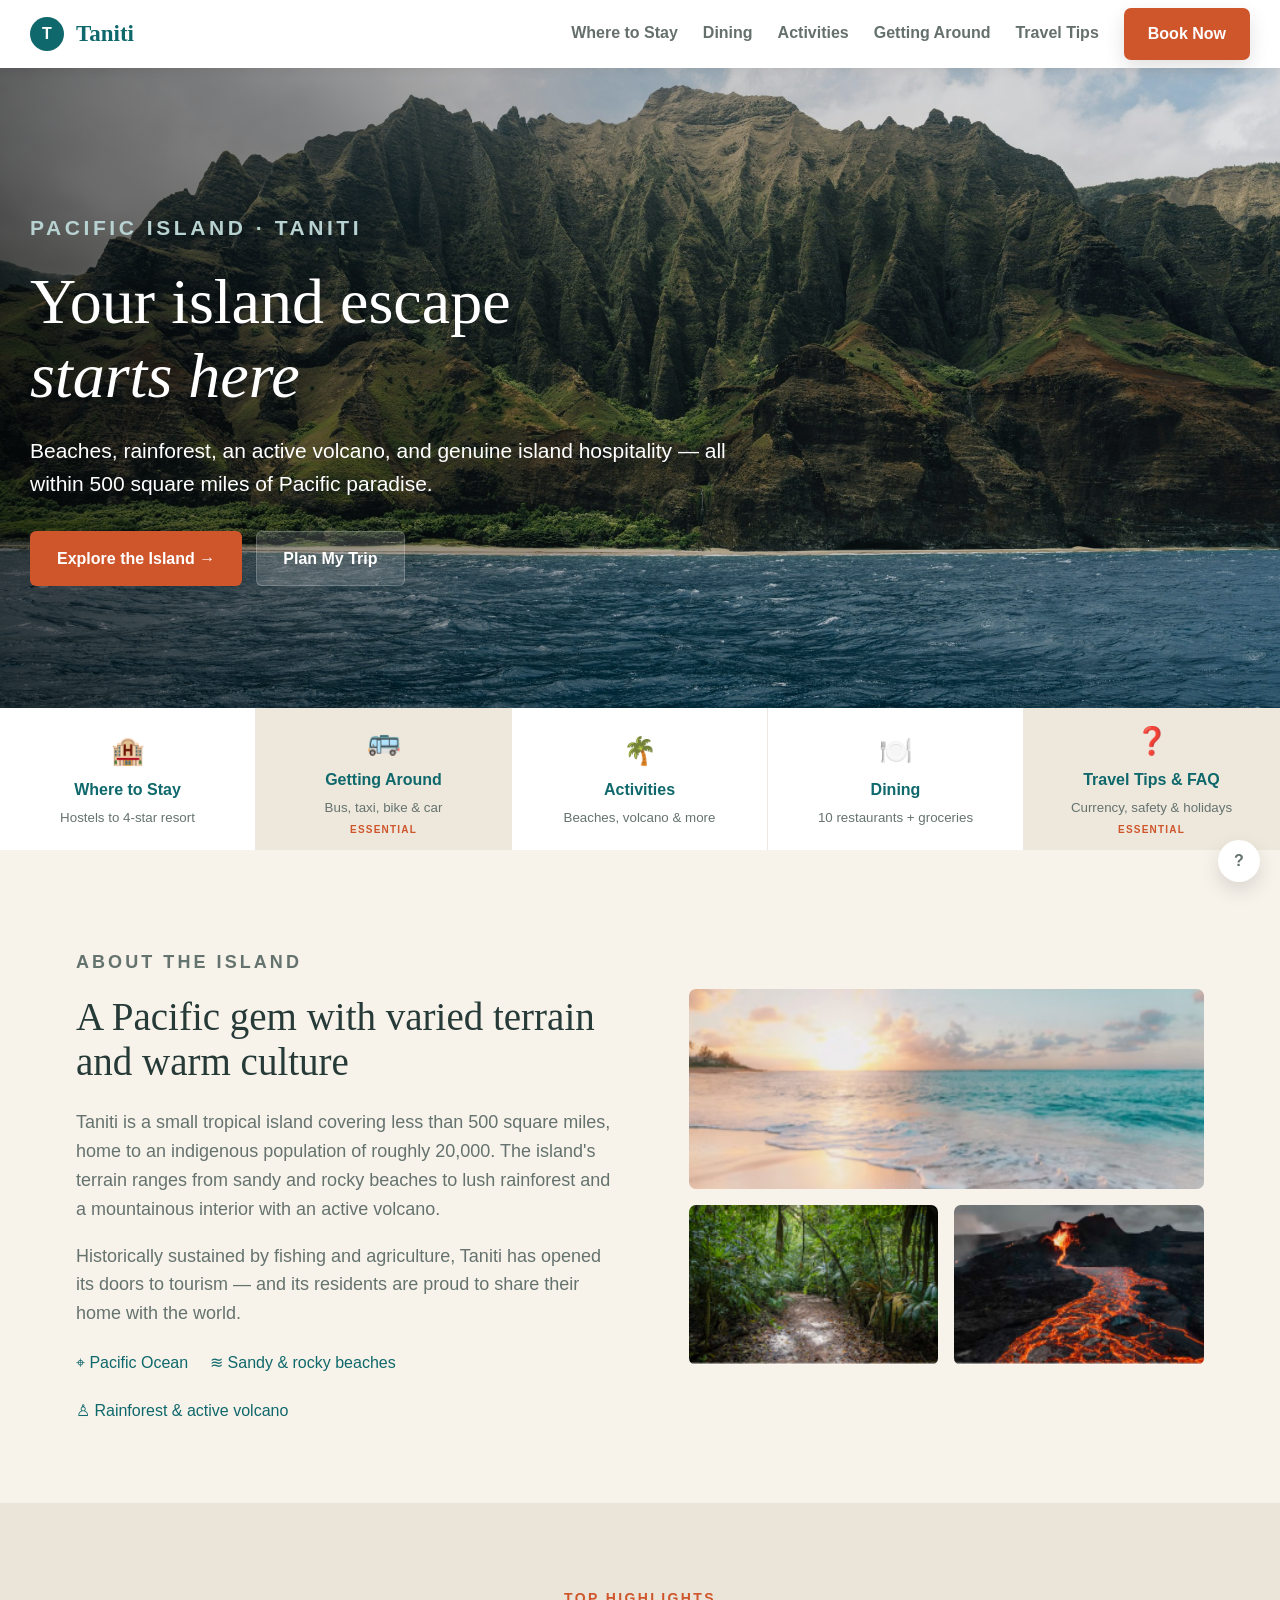
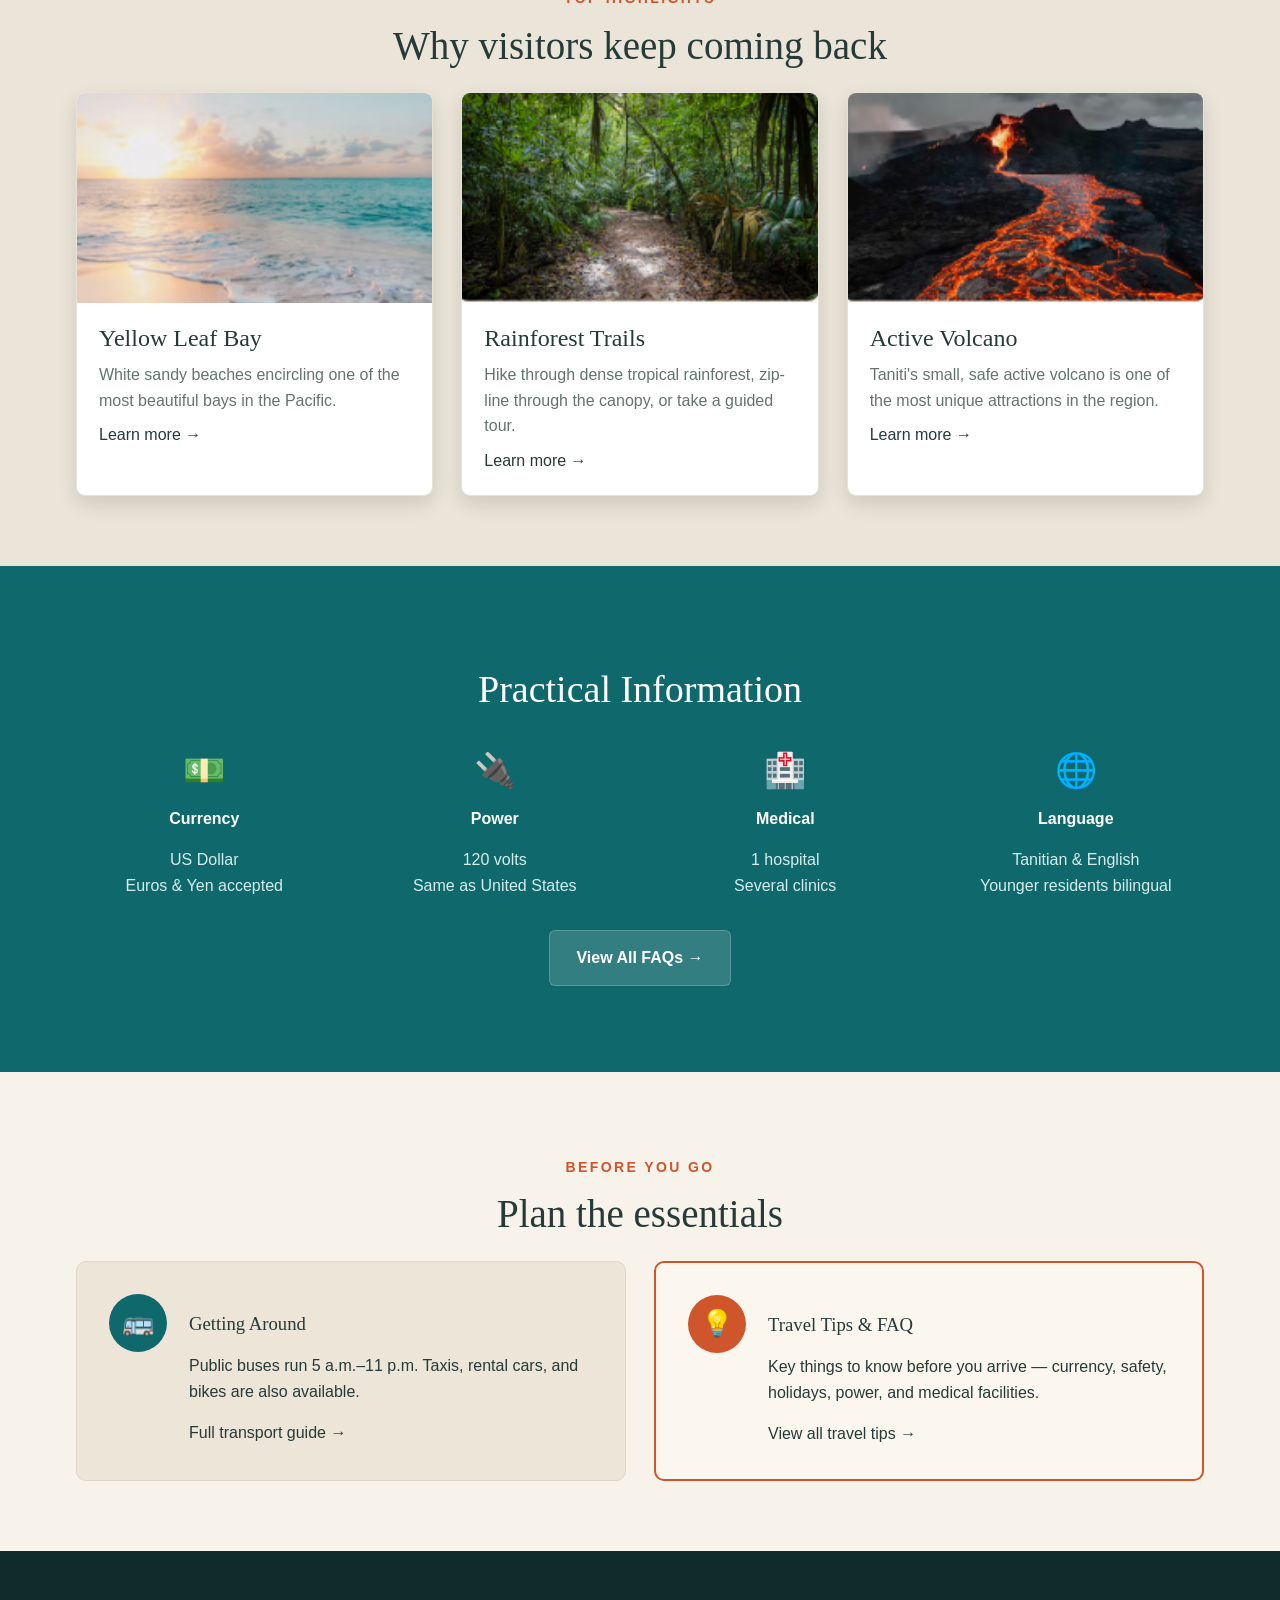
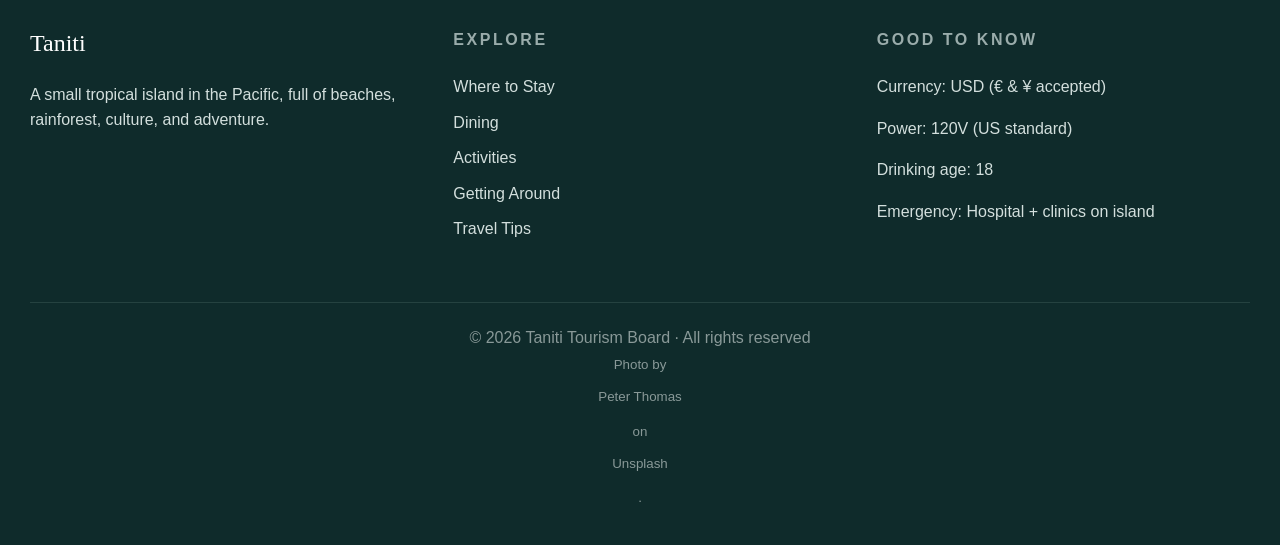
<file: index.html>
<!doctype html><html lang="en"><head><meta charset="utf-8"><meta name="viewport" content="width=device-width, initial-scale=1"><title>Taniti</title><link rel="stylesheet" href="style.css"></head><body><header class="site-header"><a class="brand" href="index.html"><span class="brand-mark">T</span><span>Taniti</span></a><button class="menu-toggle" aria-label="Open menu">☰</button><nav class="site-nav"><a class="" href="stay.html">Where to Stay</a><a class="" href="dining.html">Dining</a><a class="" href="activities.html">Activities</a><a class="" href="transport.html">Getting Around</a><a class="" href="tips.html?v=20260621">Travel Tips</a><a class="book-link " href="book.html">Book Now</a></nav></header><main><section class="hero-home"><div class="hero-content"><p class="eyebrow">Pacific Island · Taniti</p><h1>Your island escape <em>starts here</em></h1><p>Beaches, rainforest, an active volcano, and genuine island hospitality — all within 500 square miles of Pacific paradise.</p><div class="button-row"><a class="btn primary" href="activities.html">Explore the Island →</a><a class="btn secondary" href="book.html">Plan My Trip</a></div></div></section><section class="quick-links"><a class="quick-card" href="stay.html"><span>🏨</span><strong>Where to Stay</strong><small>Hostels to 4-star resort</small></a><a class="quick-card essential" href="transport.html"><span>🚌</span><strong>Getting Around</strong><small>Bus, taxi, bike & car</small><b>Essential</b></a><a class="quick-card" href="activities.html"><span>🌴</span><strong>Activities</strong><small>Beaches, volcano & more</small></a><a class="quick-card" href="dining.html"><span>🍽️</span><strong>Dining</strong><small>10 restaurants + groceries</small></a><a class="quick-card essential" href="tips.html?v=20260621"><span>❓</span><strong>Travel Tips & FAQ</strong><small>Currency, safety & holidays</small><b>Essential</b></a></section><section class="split"><div><p class="eyebrow accent">About the Island</p><h2>A Pacific gem with varied terrain and warm culture</h2><p>Taniti is a small tropical island covering less than 500 square miles, home to an indigenous population of roughly 20,000. The island's terrain ranges from sandy and rocky beaches to lush rainforest and a mountainous interior with an active volcano.</p><p>Historically sustained by fishing and agriculture, Taniti has opened its doors to tourism — and its residents are proud to share their home with the world.</p><div class="tags"><span>⌖ Pacific Ocean</span><span>≋ Sandy & rocky beaches</span><span>♙ Rainforest & active volcano</span></div></div><div class="image-grid"><img class="wide" src="assets/beach.png" alt="Beach"><img src="assets/rainforest.png" alt="Rainforest"><img src="assets/volcano.png" alt="Volcano"></div></section><section class="section alt"><div class="container"><p class="eyebrow accent center">Top Highlights</p><h2 class="section-title center">Why visitors keep coming back</h2><div class="card-grid"><article class="card"><img src="assets/beach.png"><div class="card-body"><h3>Yellow Leaf Bay</h3><p>White sandy beaches encircling one of the most beautiful bays in the Pacific.</p><a href="activities.html">Learn more →</a></div></article><article class="card"><img src="assets/rainforest.png"><div class="card-body"><h3>Rainforest Trails</h3><p>Hike through dense tropical rainforest, zip-line through the canopy, or take a guided tour.</p><a href="activities.html">Learn more →</a></div></article><article class="card"><img src="assets/volcano.png"><div class="card-body"><h3>Active Volcano</h3><p>Taniti's small, safe active volcano is one of the most unique attractions in the region.</p><a href="activities.html">Learn more →</a></div></article></div></div></section><section class="practical"><div class="container"><h2>Practical Information</h2><div class="info-grid"><div><span>💵</span><strong>Currency</strong><p>US Dollar<br>Euros & Yen accepted</p></div><div><span>🔌</span><strong>Power</strong><p>120 volts<br>Same as United States</p></div><div><span>🏥</span><strong>Medical</strong><p>1 hospital<br>Several clinics</p></div><div><span>🌐</span><strong>Language</strong><p>Tanitian & English<br>Younger residents bilingual</p></div></div><p><a class="btn secondary" href="tips.html?v=20260621">View All FAQs →</a></p></div></section><section class="section"><div class="container"><p class="eyebrow accent center">Before You Go</p><h2 class="section-title center">Plan the essentials</h2><div class="plan-grid"><article class="plan-card"><div class="icon-circle">🚌</div><div><h3>Getting Around</h3><p>Public buses run 5 a.m.–11 p.m. Taxis, rental cars, and bikes are also available.</p><a href="transport.html">Full transport guide →</a></div></article><article class="plan-card outlined"><div class="icon-circle orange-circle">💡</div><div><h3>Travel Tips & FAQ</h3><p>Key things to know before you arrive — currency, safety, holidays, power, and medical facilities.</p><a href="tips.html?v=20260621">View all travel tips →</a></div></article></div></div></section></main><footer class="site-footer"><div><h3>Taniti</h3><p>A small tropical island in the Pacific, full of beaches, rainforest, culture, and adventure.</p></div><div><h4>Explore</h4><a href="stay.html">Where to Stay</a><a href="dining.html">Dining</a><a href="activities.html">Activities</a><a href="transport.html">Getting Around</a><a href="tips.html?v=20260621">Travel Tips</a></div><div><h4>Good to Know</h4><p>Currency: USD (€ & ¥ accepted)</p><p>Power: 120V (US standard)</p><p>Drinking age: 18</p><p>Emergency: Hospital + clinics on island</p></div><div class="copyright">© 2026 Taniti Tourism Board · All rights reserved<br><small>Photo by <a href="https://unsplash.com/@lifeof_peter_?utm_source=unsplash&utm_medium=referral&utm_content=creditCopyText">Peter Thomas</a> on <a href="https://unsplash.com/photos/a-mountain-with-a-body-of-water-in-front-of-it-IG9kwm_tThI?utm_source=unsplash&utm_medium=referral&utm_content=creditCopyText">Unsplash</a>.</small></div></footer><div class="help">?</div><div class="modal"><div class="modal-box"><button class="modal-close">×</button><h2>Provider booking</h2><p>This button represents an external provider booking link in the interactive prototype.</p><button class="btn primary modal-close">Close</button></div></div><script src="script.js?v=20260621"></script></body></html>
</file>
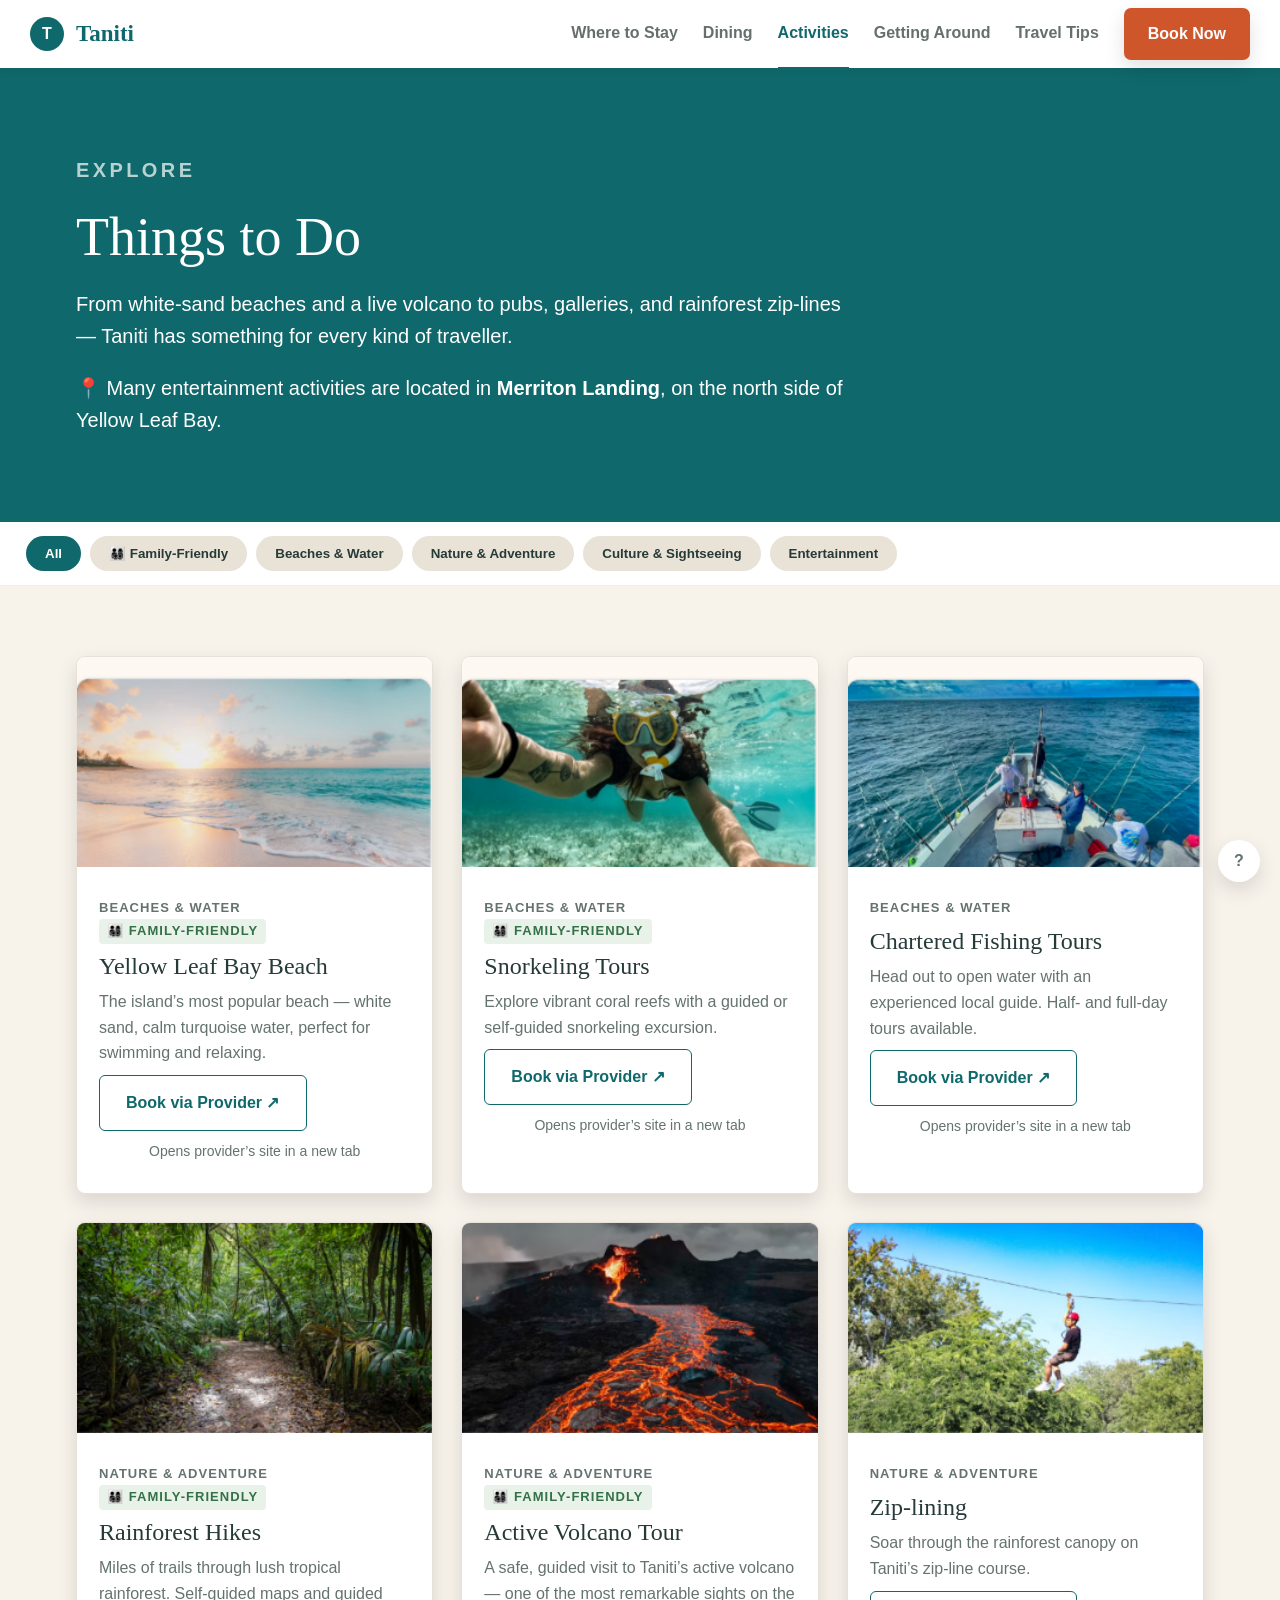
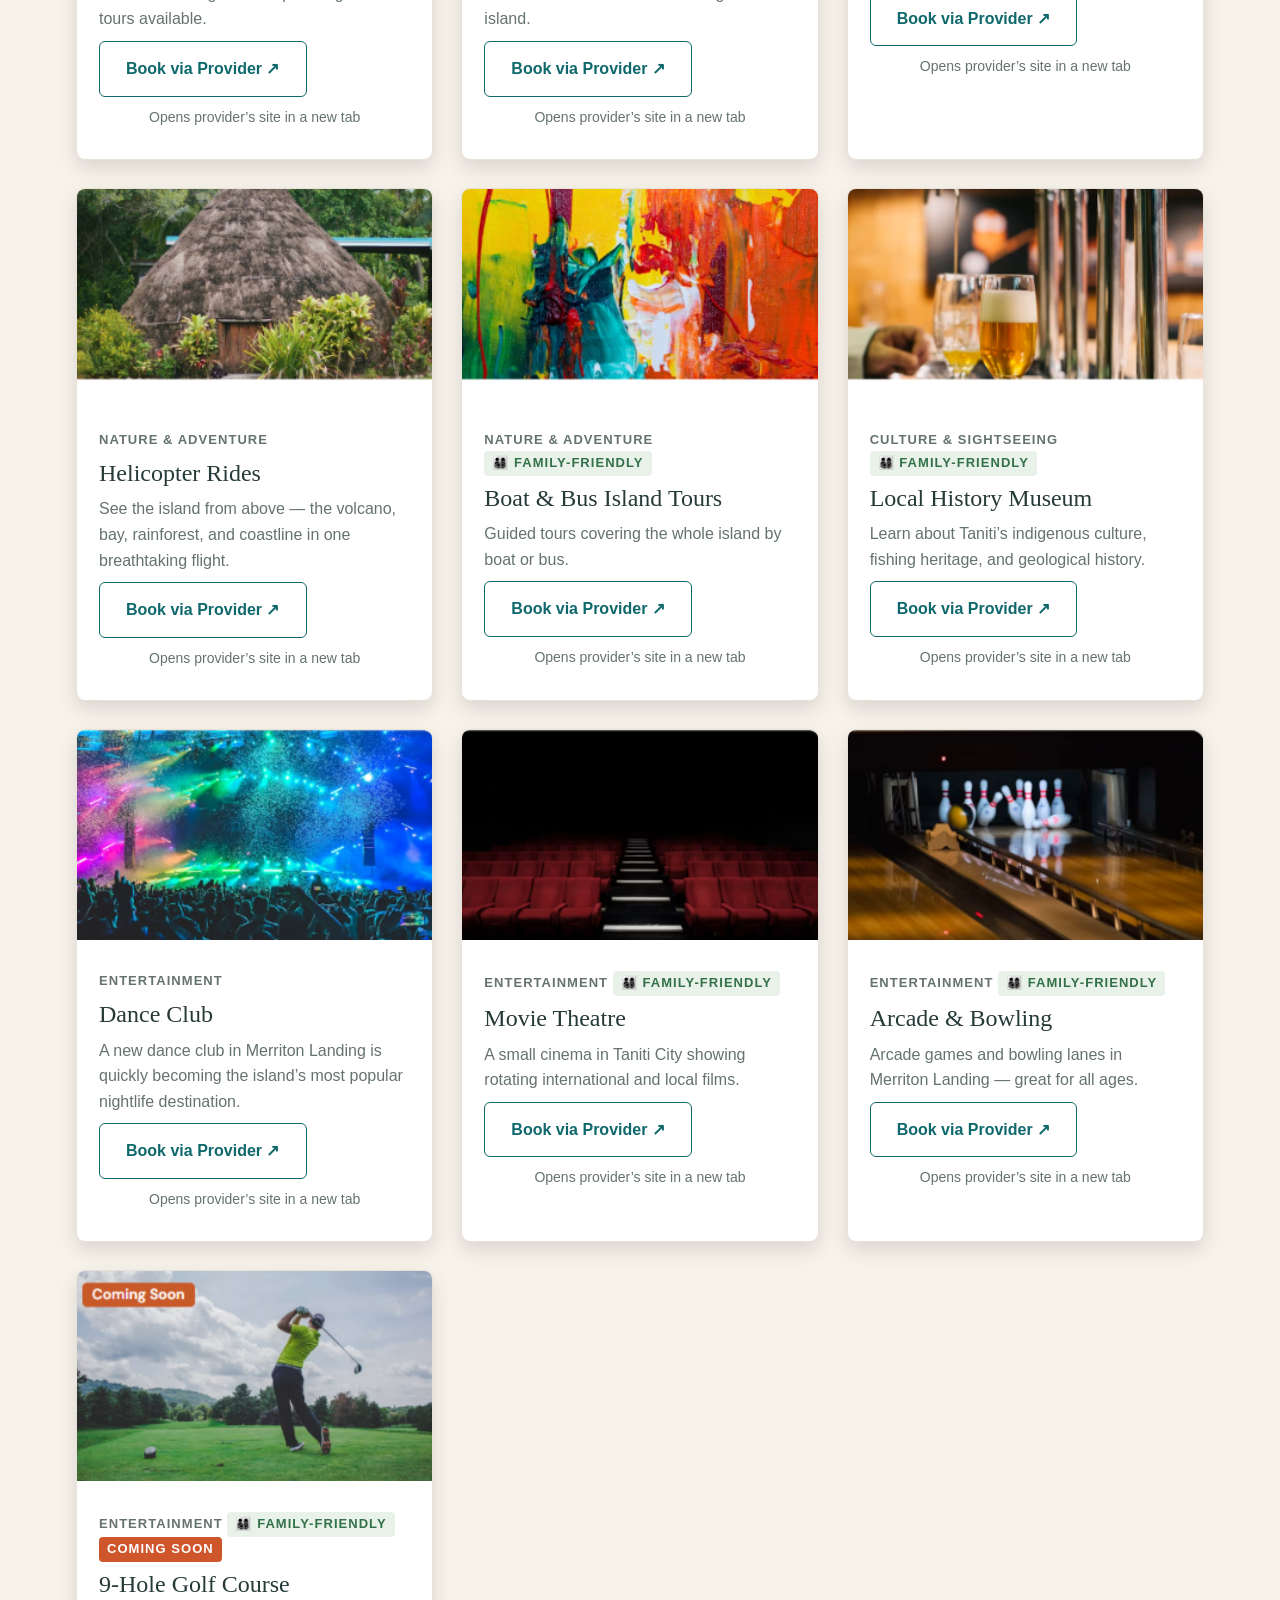
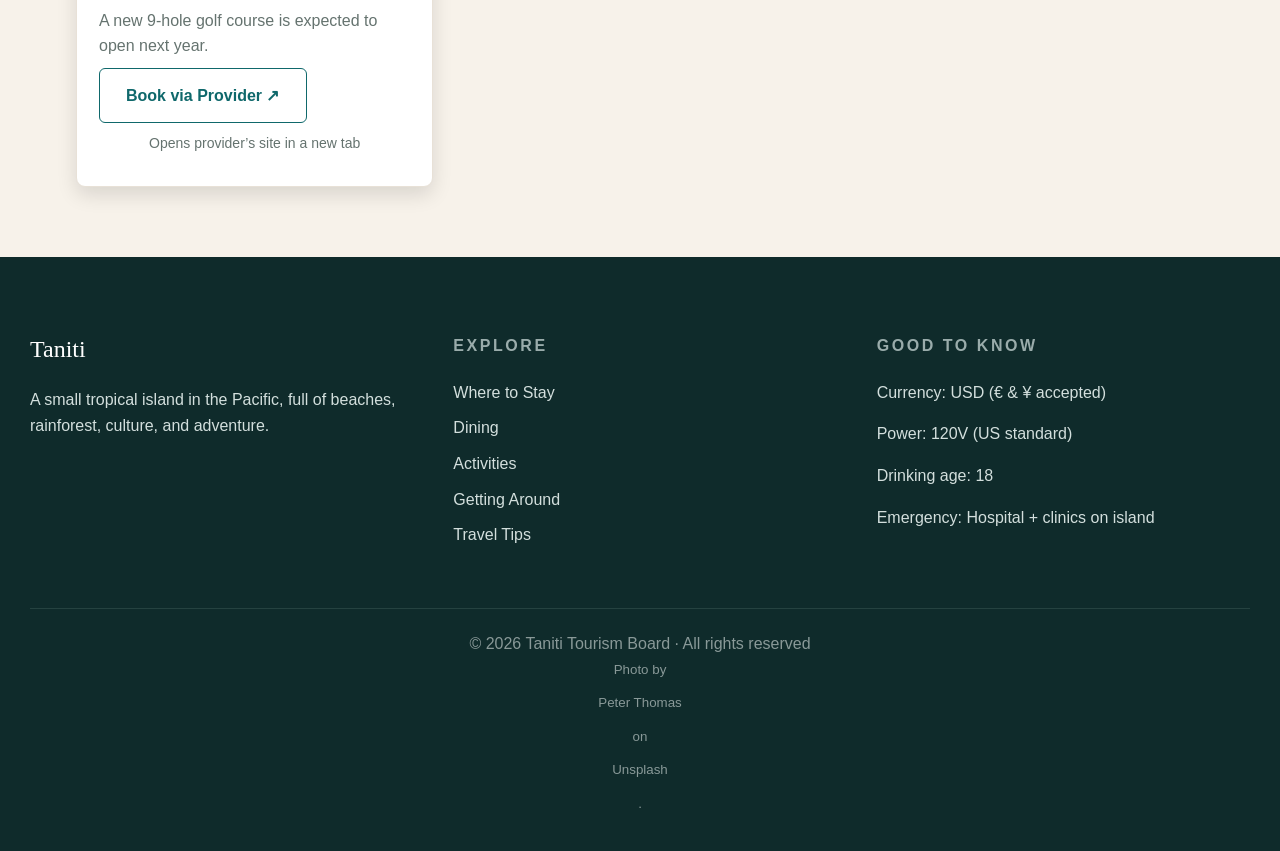
<file: activities.html>
<!doctype html><html lang="en"><head><meta charset="utf-8"><meta name="viewport" content="width=device-width, initial-scale=1"><title>Taniti</title><link rel="stylesheet" href="style.css"></head><body><header class="site-header"><a class="brand" href="index.html"><span class="brand-mark">T</span><span>Taniti</span></a><button class="menu-toggle" aria-label="Open menu">☰</button><nav class="site-nav"><a class="" href="stay.html">Where to Stay</a><a class="" href="dining.html">Dining</a><a class="active" href="activities.html">Activities</a><a class="" href="transport.html">Getting Around</a><a class="" href="tips.html?v=20260621">Travel Tips</a><a class="book-link " href="book.html">Book Now</a></nav></header><main><section class="page-hero"><div class="container"><p class="eyebrow">Explore</p><h1>Things to Do</h1><p>From white-sand beaches and a live volcano to pubs, galleries, and rainforest zip-lines — Taniti has something for every kind of traveller.</p><p>📍 Many entertainment activities are located in <b>Merriton Landing</b>, on the north side of Yellow Leaf Bay.</p></div></section><div class="filters"><button class="chip active" data-filter="all">All</button><button class="chip" data-filter="family">👨‍👩‍👧‍👦 Family-Friendly</button><button class="chip" data-filter="beach">Beaches & Water</button><button class="chip" data-filter="nature">Nature & Adventure</button><button class="chip" data-filter="culture">Culture & Sightseeing</button><button class="chip" data-filter="entertainment">Entertainment</button></div><section class="section"><div class="container"><div class="card-grid"><article class="card" data-category="beach family"><img src="assets/act-beach.png"><div class="card-body"><p class="category">Beaches & Water <span class="badge">👨‍👩‍👧‍👦 Family-friendly</span> </p><h3>Yellow Leaf Bay Beach</h3><p>The island’s most popular beach — white sand, calm turquoise water, perfect for swimming and relaxing.</p><a class="btn outline" href="#" data-modal>Book via Provider ↗</a><p class="meta center">Opens provider’s site in a new tab</p></div></article><article class="card" data-category="beach family"><img src="assets/act-snorkel.png"><div class="card-body"><p class="category">Beaches & Water <span class="badge">👨‍👩‍👧‍👦 Family-friendly</span> </p><h3>Snorkeling Tours</h3><p>Explore vibrant coral reefs with a guided or self-guided snorkeling excursion.</p><a class="btn outline" href="#" data-modal>Book via Provider ↗</a><p class="meta center">Opens provider’s site in a new tab</p></div></article><article class="card" data-category="beach"><img src="assets/act-fishing.png"><div class="card-body"><p class="category">Beaches & Water  </p><h3>Chartered Fishing Tours</h3><p>Head out to open water with an experienced local guide. Half- and full-day tours available.</p><a class="btn outline" href="#" data-modal>Book via Provider ↗</a><p class="meta center">Opens provider’s site in a new tab</p></div></article><article class="card" data-category="nature family"><img src="assets/act-rainforest.png"><div class="card-body"><p class="category">Nature & Adventure <span class="badge">👨‍👩‍👧‍👦 Family-friendly</span> </p><h3>Rainforest Hikes</h3><p>Miles of trails through lush tropical rainforest. Self-guided maps and guided tours available.</p><a class="btn outline" href="#" data-modal>Book via Provider ↗</a><p class="meta center">Opens provider’s site in a new tab</p></div></article><article class="card" data-category="nature family"><img src="assets/act-volcano.png"><div class="card-body"><p class="category">Nature & Adventure <span class="badge">👨‍👩‍👧‍👦 Family-friendly</span> </p><h3>Active Volcano Tour</h3><p>A safe, guided visit to Taniti’s active volcano — one of the most remarkable sights on the island.</p><a class="btn outline" href="#" data-modal>Book via Provider ↗</a><p class="meta center">Opens provider’s site in a new tab</p></div></article><article class="card" data-category="nature"><img src="assets/act-zipline.png"><div class="card-body"><p class="category">Nature & Adventure  </p><h3>Zip-lining</h3><p>Soar through the rainforest canopy on Taniti’s zip-line course.</p><a class="btn outline" href="#" data-modal>Book via Provider ↗</a><p class="meta center">Opens provider’s site in a new tab</p></div></article><article class="card" data-category="nature"><img src="assets/act-helicopter.png"><div class="card-body"><p class="category">Nature & Adventure  </p><h3>Helicopter Rides</h3><p>See the island from above — the volcano, bay, rainforest, and coastline in one breathtaking flight.</p><a class="btn outline" href="#" data-modal>Book via Provider ↗</a><p class="meta center">Opens provider’s site in a new tab</p></div></article><article class="card" data-category="nature family"><img src="assets/act-boat.png"><div class="card-body"><p class="category">Nature & Adventure <span class="badge">👨‍👩‍👧‍👦 Family-friendly</span> </p><h3>Boat & Bus Island Tours</h3><p>Guided tours covering the whole island by boat or bus.</p><a class="btn outline" href="#" data-modal>Book via Provider ↗</a><p class="meta center">Opens provider’s site in a new tab</p></div></article><article class="card" data-category="culture family"><img src="assets/act-museum.png"><div class="card-body"><p class="category">Culture & Sightseeing <span class="badge">👨‍👩‍👧‍👦 Family-friendly</span> </p><h3>Local History Museum</h3><p>Learn about Taniti’s indigenous culture, fishing heritage, and geological history.</p><a class="btn outline" href="#" data-modal>Book via Provider ↗</a><p class="meta center">Opens provider’s site in a new tab</p></div></article><article class="card" data-category="entertainment"><img src="assets/act-dance.png"><div class="card-body"><p class="category">Entertainment  </p><h3>Dance Club</h3><p>A new dance club in Merriton Landing is quickly becoming the island’s most popular nightlife destination.</p><a class="btn outline" href="#" data-modal>Book via Provider ↗</a><p class="meta center">Opens provider’s site in a new tab</p></div></article><article class="card" data-category="entertainment family"><img src="assets/act-movie.png"><div class="card-body"><p class="category">Entertainment <span class="badge">👨‍👩‍👧‍👦 Family-friendly</span> </p><h3>Movie Theatre</h3><p>A small cinema in Taniti City showing rotating international and local films.</p><a class="btn outline" href="#" data-modal>Book via Provider ↗</a><p class="meta center">Opens provider’s site in a new tab</p></div></article><article class="card" data-category="entertainment family"><img src="assets/act-bowling.png"><div class="card-body"><p class="category">Entertainment <span class="badge">👨‍👩‍👧‍👦 Family-friendly</span> </p><h3>Arcade & Bowling</h3><p>Arcade games and bowling lanes in Merriton Landing — great for all ages.</p><a class="btn outline" href="#" data-modal>Book via Provider ↗</a><p class="meta center">Opens provider’s site in a new tab</p></div></article><article class="card" data-category="entertainment family"><img src="assets/act-golf.png"><div class="card-body"><p class="category">Entertainment <span class="badge">👨‍👩‍👧‍👦 Family-friendly</span> <span class="badge" style="background:#cf552b;color:#fff">Coming soon</span></p><h3>9-Hole Golf Course</h3><p>A new 9-hole golf course is expected to open next year.</p><a class="btn outline" href="#" data-modal>Book via Provider ↗</a><p class="meta center">Opens provider’s site in a new tab</p></div></article></div></div></section></main><footer class="site-footer"><div><h3>Taniti</h3><p>A small tropical island in the Pacific, full of beaches, rainforest, culture, and adventure.</p></div><div><h4>Explore</h4><a href="stay.html">Where to Stay</a><a href="dining.html">Dining</a><a href="activities.html">Activities</a><a href="transport.html">Getting Around</a><a href="tips.html?v=20260621">Travel Tips</a></div><div><h4>Good to Know</h4><p>Currency: USD (€ & ¥ accepted)</p><p>Power: 120V (US standard)</p><p>Drinking age: 18</p><p>Emergency: Hospital + clinics on island</p></div><div class="copyright">© 2026 Taniti Tourism Board · All rights reserved<br><small>Photo by <a href="https://unsplash.com/@lifeof_peter_?utm_source=unsplash&utm_medium=referral&utm_content=creditCopyText">Peter Thomas</a> on <a href="https://unsplash.com/photos/a-mountain-with-a-body-of-water-in-front-of-it-IG9kwm_tThI?utm_source=unsplash&utm_medium=referral&utm_content=creditCopyText">Unsplash</a>.</small></div></footer><div class="help">?</div><div class="modal"><div class="modal-box"><button class="modal-close">×</button><h2>Provider booking</h2><p>This button represents an external provider booking link in the interactive prototype.</p><button class="btn primary modal-close">Close</button></div></div><script src="script.js?v=20260621"></script></body></html>
</file>
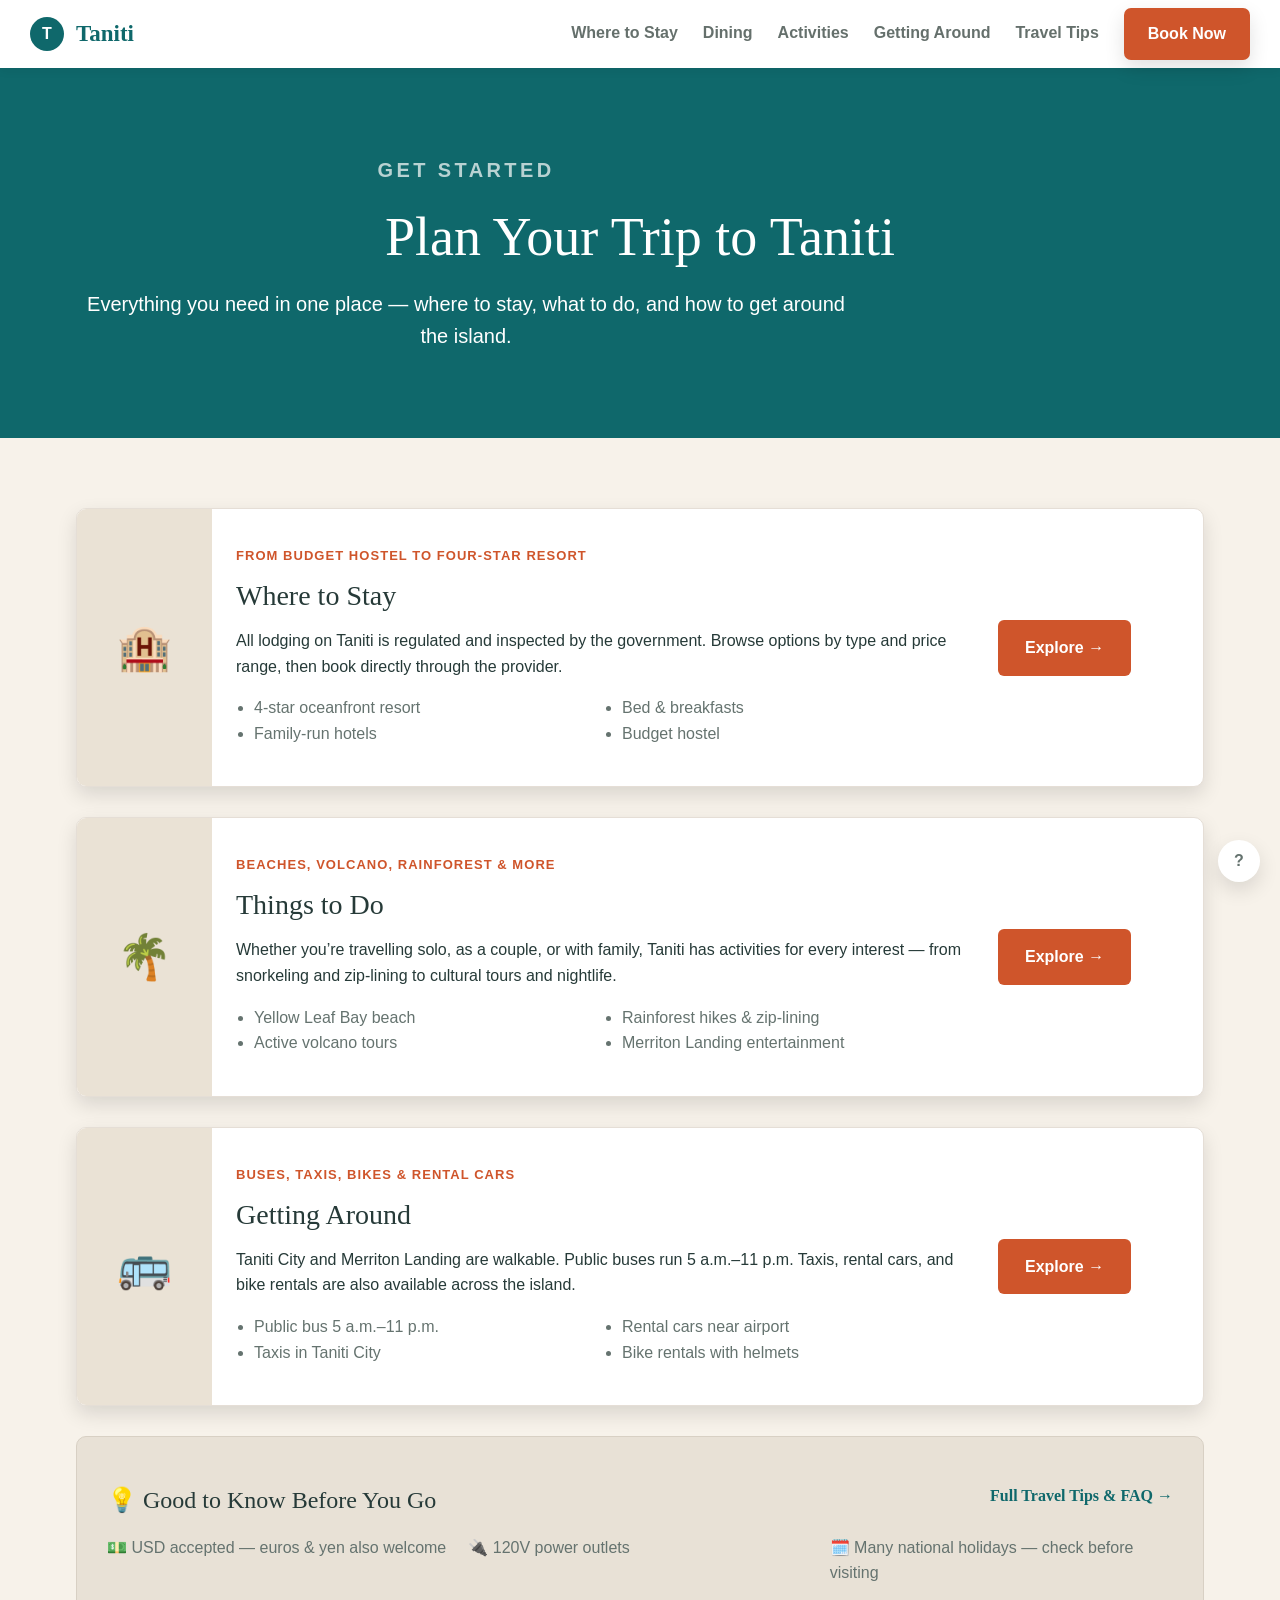
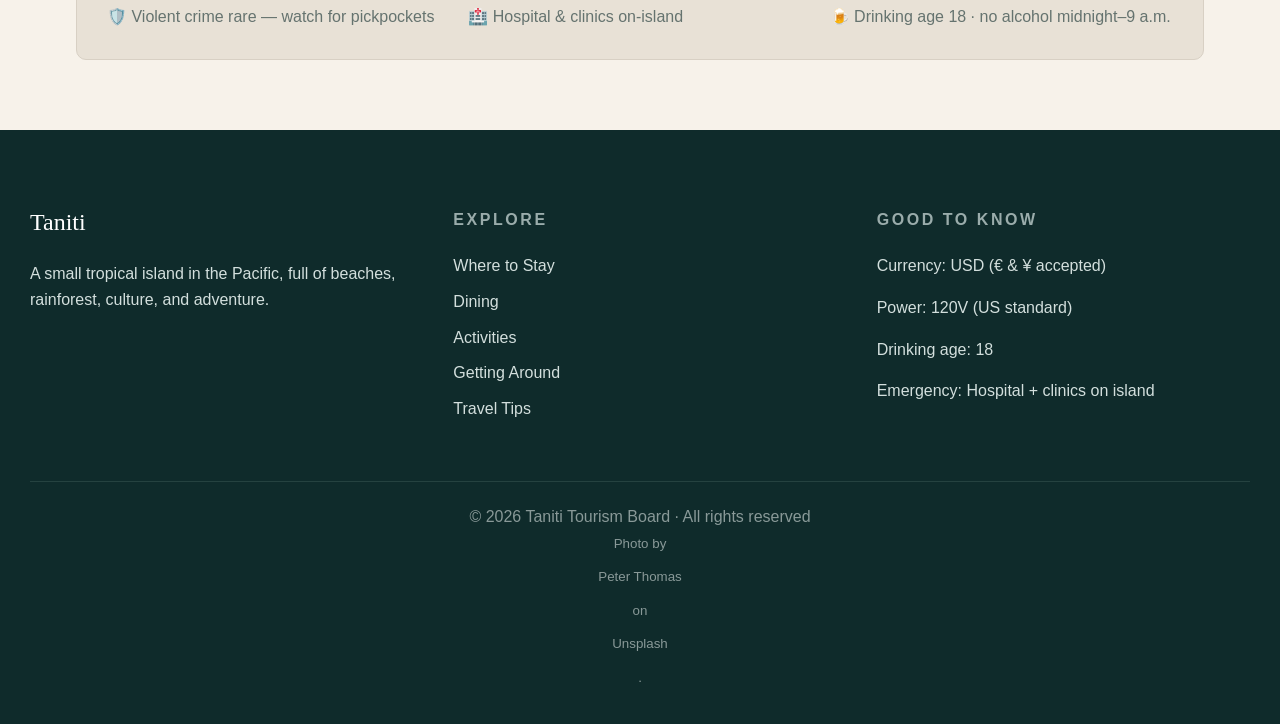
<file: book.html>
<!doctype html><html lang="en"><head><meta charset="utf-8"><meta name="viewport" content="width=device-width, initial-scale=1"><title>Taniti</title><link rel="stylesheet" href="style.css"></head><body><header class="site-header"><a class="brand" href="index.html"><span class="brand-mark">T</span><span>Taniti</span></a><button class="menu-toggle" aria-label="Open menu">☰</button><nav class="site-nav"><a class="" href="stay.html">Where to Stay</a><a class="" href="dining.html">Dining</a><a class="" href="activities.html">Activities</a><a class="" href="transport.html">Getting Around</a><a class="" href="tips.html?v=20260621">Travel Tips</a><a class="book-link active" href="book.html">Book Now</a></nav></header><main><section class="page-hero center"><div class="container"><p class="eyebrow">Get Started</p><h1>Plan Your Trip to Taniti</h1><p>Everything you need in one place — where to stay, what to do, and how to get around the island.</p></div></section><section class="section"><div class="container"><article class="book-card"><div class="book-icon">🏨</div><div class="book-body"><p class="category">From budget hostel to four-star resort</p><h2>Where to Stay</h2><p>All lodging on Taniti is regulated and inspected by the government. Browse options by type and price range, then book directly through the provider.</p><ul><li>4-star oceanfront resort</li><li>Family-run hotels</li><li>Bed & breakfasts</li><li>Budget hostel</li></ul></div><div><a class="btn primary" href="stay.html">Explore →</a></div></article><article class="book-card"><div class="book-icon">🌴</div><div class="book-body"><p class="category">Beaches, volcano, rainforest & more</p><h2>Things to Do</h2><p>Whether you’re travelling solo, as a couple, or with family, Taniti has activities for every interest — from snorkeling and zip-lining to cultural tours and nightlife.</p><ul><li>Yellow Leaf Bay beach</li><li>Active volcano tours</li><li>Rainforest hikes & zip-lining</li><li>Merriton Landing entertainment</li></ul></div><div><a class="btn primary" href="activities.html">Explore →</a></div></article><article class="book-card"><div class="book-icon">🚌</div><div class="book-body"><p class="category">Buses, taxis, bikes & rental cars</p><h2>Getting Around</h2><p>Taniti City and Merriton Landing are walkable. Public buses run 5 a.m.–11 p.m. Taxis, rental cars, and bike rentals are also available across the island.</p><ul><li>Public bus 5 a.m.–11 p.m.</li><li>Taxis in Taniti City</li><li>Rental cars near airport</li><li>Bike rentals with helmets</li></ul></div><div><a class="btn primary" href="transport.html">Explore →</a></div></article><div class="good-to-know"><h2>💡 Good to Know Before You Go <a href="tips.html?v=20260621" style="float:right;font:700 16px Segoe UI;color:var(--teal)">Full Travel Tips & FAQ →</a></h2><div class="good-grid"><div>💵 USD accepted — euros & yen also welcome</div><div>🔌 120V power outlets</div><div>🗓️ Many national holidays — check before visiting</div><div>🛡️ Violent crime rare — watch for pickpockets</div><div>🏥 Hospital & clinics on-island</div><div>🍺 Drinking age 18 · no alcohol midnight–9 a.m.</div></div></div></div></section></main><footer class="site-footer"><div><h3>Taniti</h3><p>A small tropical island in the Pacific, full of beaches, rainforest, culture, and adventure.</p></div><div><h4>Explore</h4><a href="stay.html">Where to Stay</a><a href="dining.html">Dining</a><a href="activities.html">Activities</a><a href="transport.html">Getting Around</a><a href="tips.html?v=20260621">Travel Tips</a></div><div><h4>Good to Know</h4><p>Currency: USD (€ & ¥ accepted)</p><p>Power: 120V (US standard)</p><p>Drinking age: 18</p><p>Emergency: Hospital + clinics on island</p></div><div class="copyright">© 2026 Taniti Tourism Board · All rights reserved<br><small>Photo by <a href="https://unsplash.com/@lifeof_peter_?utm_source=unsplash&utm_medium=referral&utm_content=creditCopyText">Peter Thomas</a> on <a href="https://unsplash.com/photos/a-mountain-with-a-body-of-water-in-front-of-it-IG9kwm_tThI?utm_source=unsplash&utm_medium=referral&utm_content=creditCopyText">Unsplash</a>.</small></div></footer><div class="help">?</div><div class="modal"><div class="modal-box"><button class="modal-close">×</button><h2>Provider booking</h2><p>This button represents an external provider booking link in the interactive prototype.</p><button class="btn primary modal-close">Close</button></div></div><script src="script.js?v=20260621"></script></body></html>
</file>
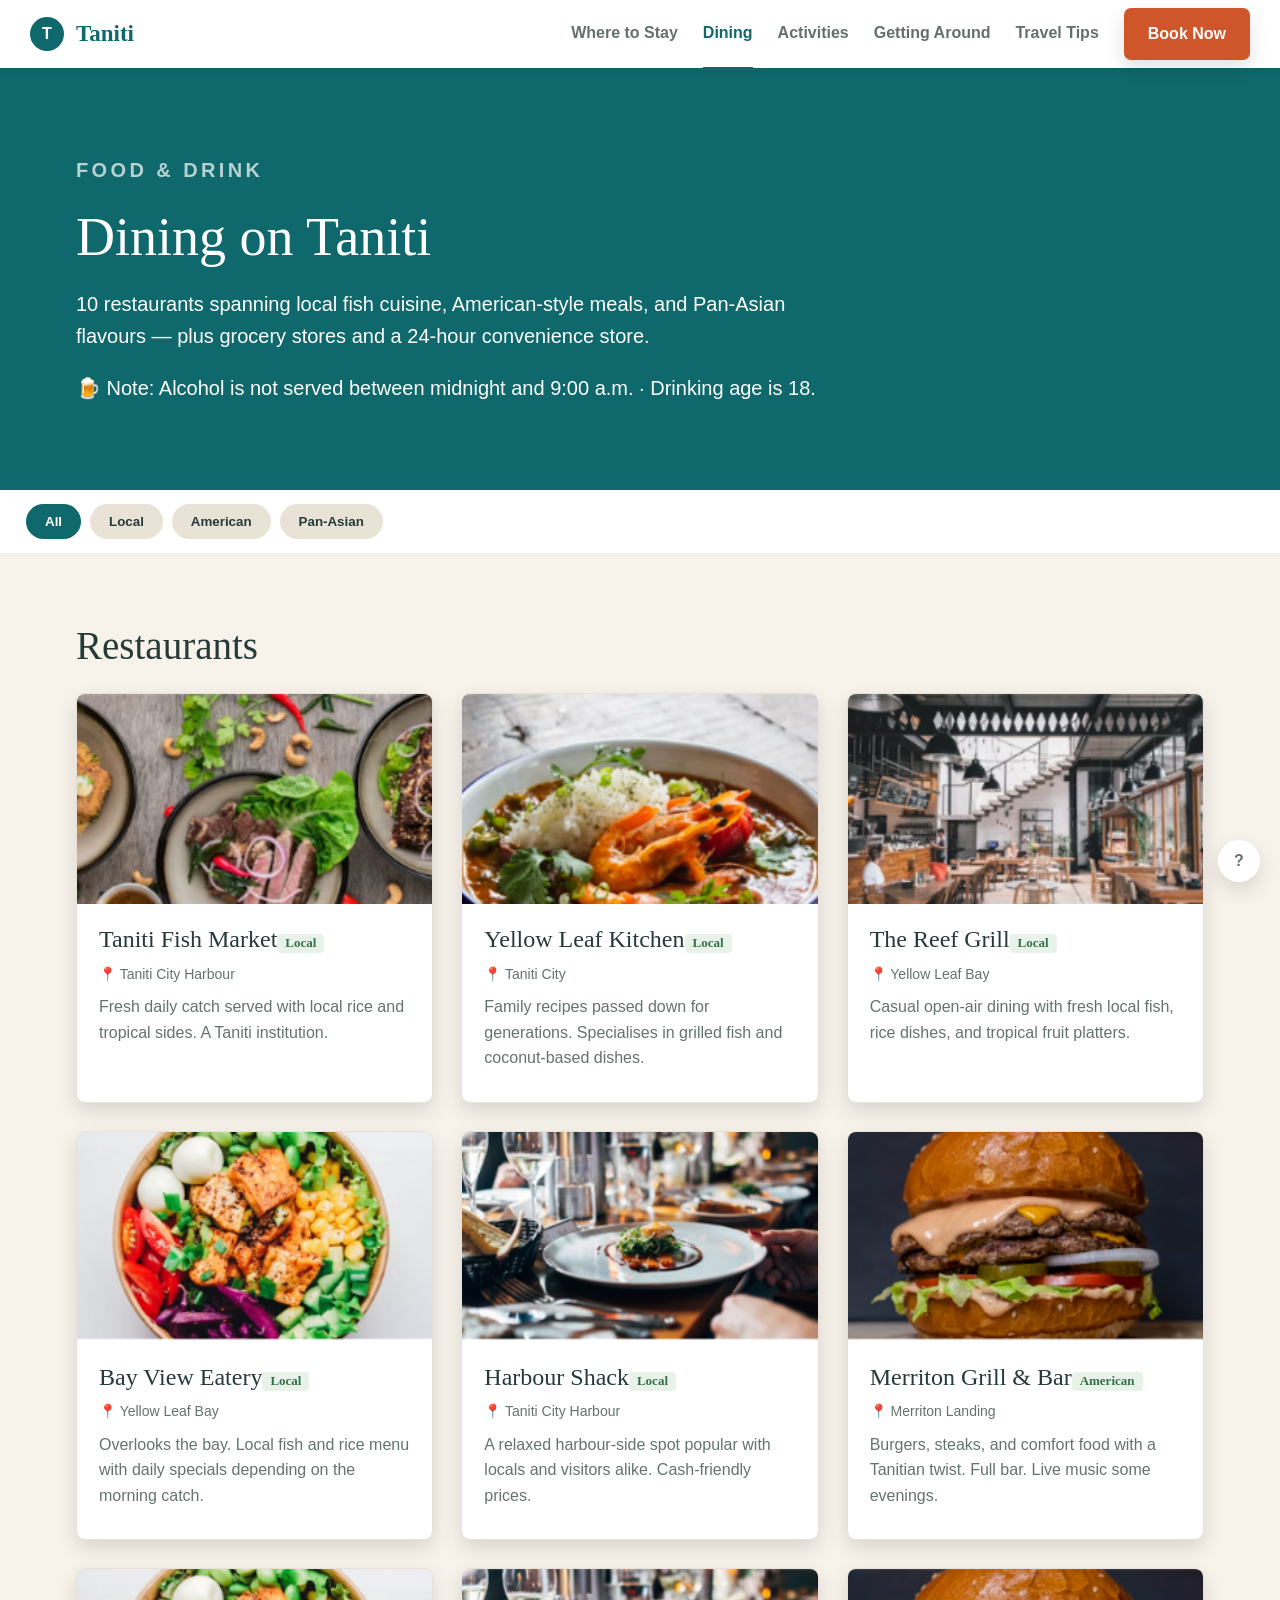
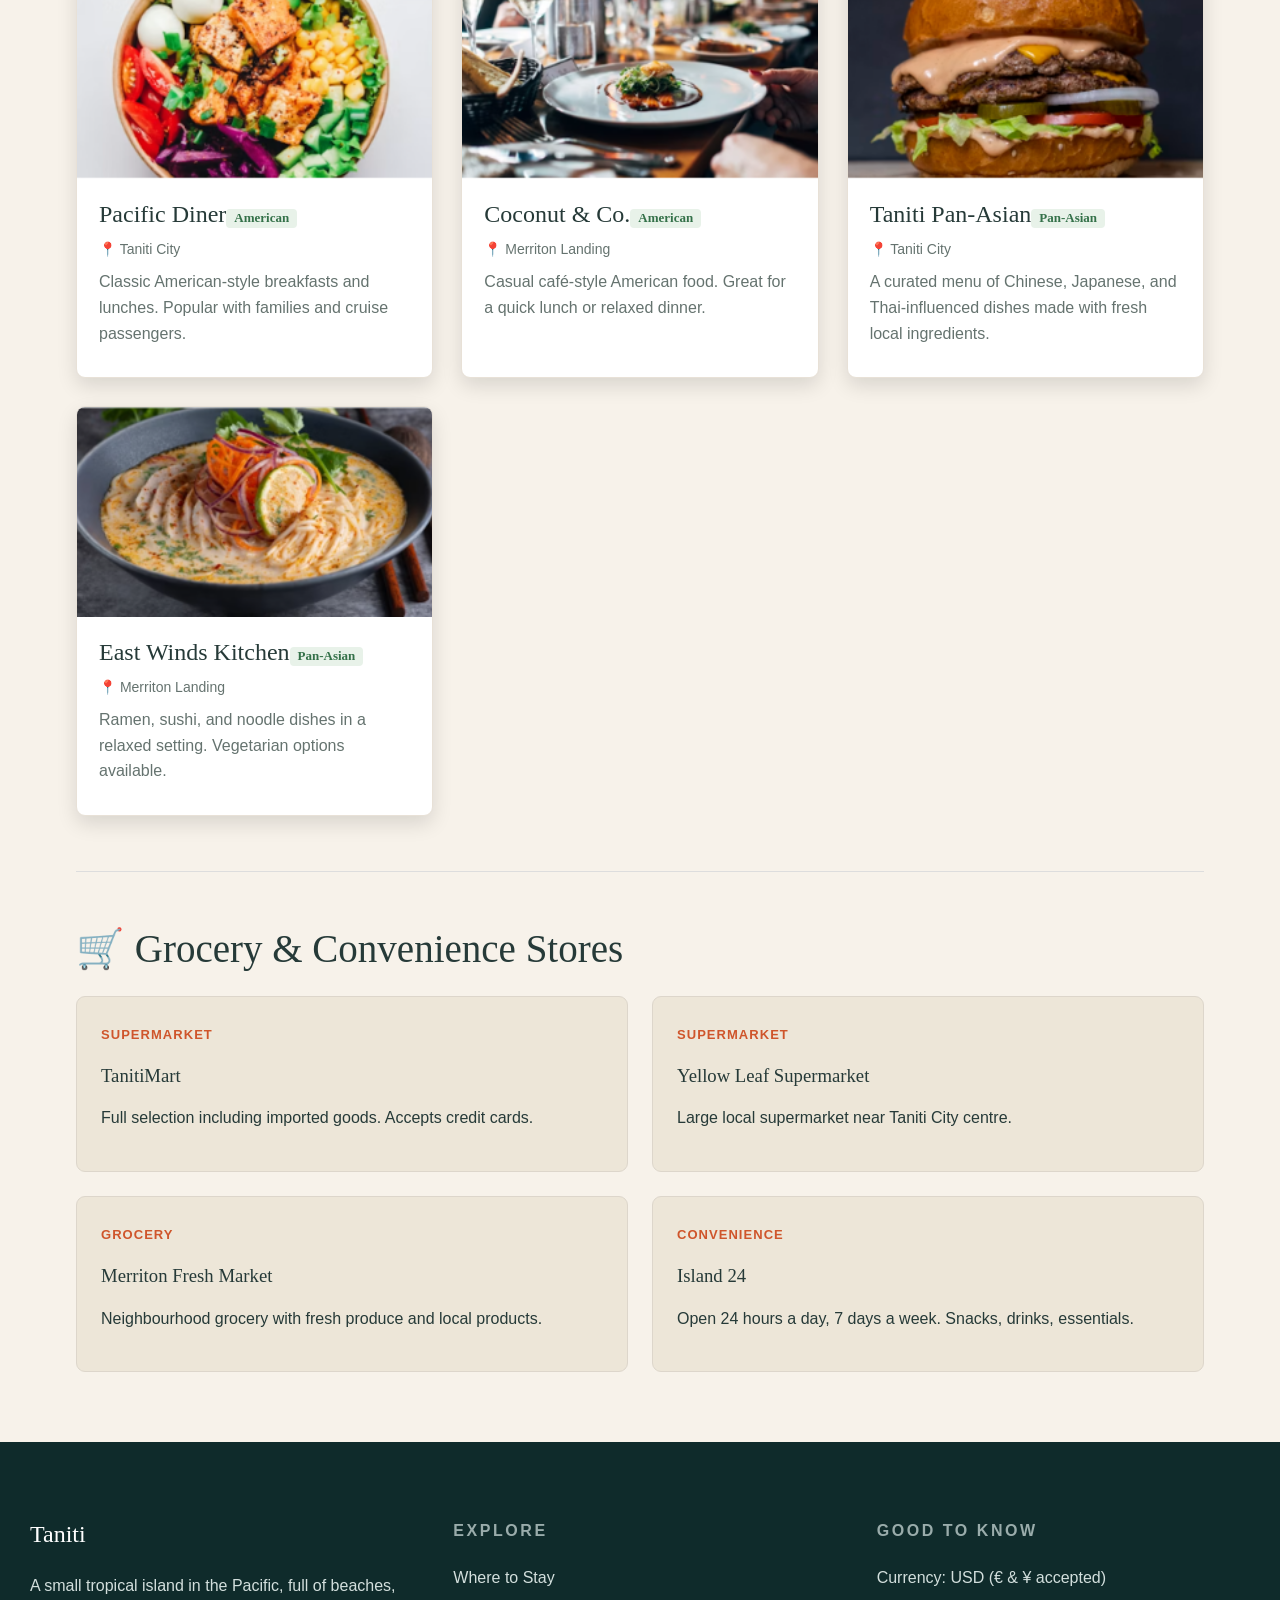
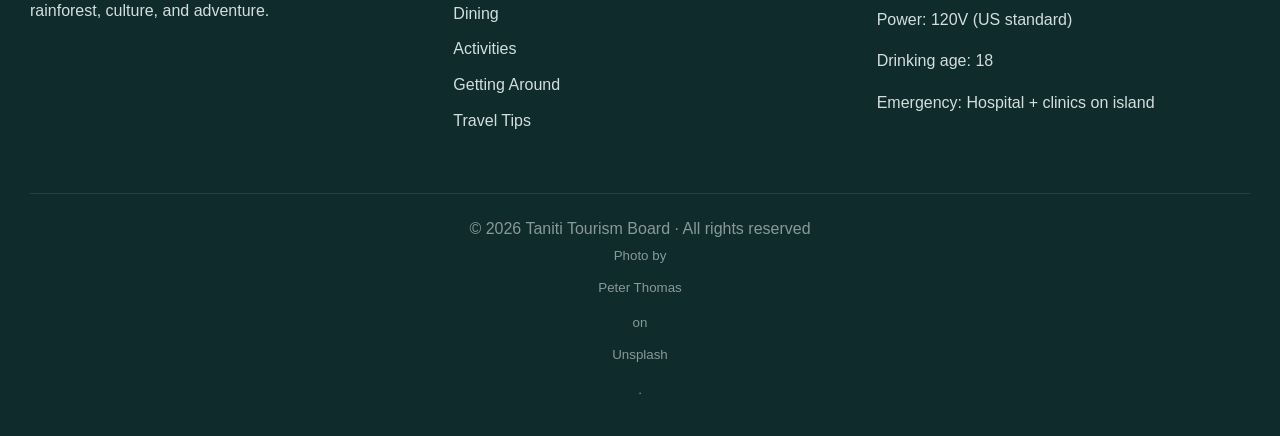
<file: dining.html>
<!doctype html><html lang="en"><head><meta charset="utf-8"><meta name="viewport" content="width=device-width, initial-scale=1"><title>Taniti</title><link rel="stylesheet" href="style.css"></head><body><header class="site-header"><a class="brand" href="index.html"><span class="brand-mark">T</span><span>Taniti</span></a><button class="menu-toggle" aria-label="Open menu">☰</button><nav class="site-nav"><a class="" href="stay.html">Where to Stay</a><a class="active" href="dining.html">Dining</a><a class="" href="activities.html">Activities</a><a class="" href="transport.html">Getting Around</a><a class="" href="tips.html?v=20260621">Travel Tips</a><a class="book-link " href="book.html">Book Now</a></nav></header><main><section class="page-hero"><div class="container"><p class="eyebrow">Food & Drink</p><h1>Dining on Taniti</h1><p>10 restaurants spanning local fish cuisine, American-style meals, and Pan-Asian flavours — plus grocery stores and a 24-hour convenience store.</p><p>🍺 Note: Alcohol is not served between midnight and 9:00 a.m. · Drinking age is 18.</p></div></section><div class="filters"><button class="chip active" data-filter="all">All</button><button class="chip" data-filter="local">Local</button><button class="chip" data-filter="american">American</button><button class="chip" data-filter="panasian">Pan-Asian</button></div><section class="section"><div class="container"><h2 class="section-title">Restaurants</h2><div class="card-grid"><article class="card" data-category="local"><img src="assets/dining-fish.png"><div class="card-body"><h3>Taniti Fish Market<span class="badge">Local</span></h3><p class="meta">📍 Taniti City Harbour</p><p>Fresh daily catch served with local rice and tropical sides. A Taniti institution.</p></div></article><article class="card" data-category="local"><img src="assets/dining-kitchen.png"><div class="card-body"><h3>Yellow Leaf Kitchen<span class="badge">Local</span></h3><p class="meta">📍 Taniti City</p><p>Family recipes passed down for generations. Specialises in grilled fish and coconut-based dishes.</p></div></article><article class="card" data-category="local"><img src="assets/dining-reef.png"><div class="card-body"><h3>The Reef Grill<span class="badge">Local</span></h3><p class="meta">📍 Yellow Leaf Bay</p><p>Casual open-air dining with fresh local fish, rice dishes, and tropical fruit platters.</p></div></article><article class="card" data-category="local"><img src="assets/dining-bowl.png"><div class="card-body"><h3>Bay View Eatery<span class="badge">Local</span></h3><p class="meta">📍 Yellow Leaf Bay</p><p>Overlooks the bay. Local fish and rice menu with daily specials depending on the morning catch.</p></div></article><article class="card" data-category="local"><img src="assets/dining-harbour.png"><div class="card-body"><h3>Harbour Shack<span class="badge">Local</span></h3><p class="meta">📍 Taniti City Harbour</p><p>A relaxed harbour-side spot popular with locals and visitors alike. Cash-friendly prices.</p></div></article><article class="card" data-category="american"><img src="assets/dining-burger.png"><div class="card-body"><h3>Merriton Grill & Bar<span class="badge">American</span></h3><p class="meta">📍 Merriton Landing</p><p>Burgers, steaks, and comfort food with a Tanitian twist. Full bar. Live music some evenings.</p></div></article><article class="card" data-category="american"><img src="assets/dining-diner.png"><div class="card-body"><h3>Pacific Diner<span class="badge">American</span></h3><p class="meta">📍 Taniti City</p><p>Classic American-style breakfasts and lunches. Popular with families and cruise passengers.</p></div></article><article class="card" data-category="american"><img src="assets/dining-coconut.png"><div class="card-body"><h3>Coconut & Co.<span class="badge">American</span></h3><p class="meta">📍 Merriton Landing</p><p>Casual café-style American food. Great for a quick lunch or relaxed dinner.</p></div></article><article class="card" data-category="panasian"><img src="assets/dining-panasian.png"><div class="card-body"><h3>Taniti Pan-Asian<span class="badge">Pan-Asian</span></h3><p class="meta">📍 Taniti City</p><p>A curated menu of Chinese, Japanese, and Thai-influenced dishes made with fresh local ingredients.</p></div></article><article class="card" data-category="panasian"><img src="assets/dining-eastwinds.png"><div class="card-body"><h3>East Winds Kitchen<span class="badge">Pan-Asian</span></h3><p class="meta">📍 Merriton Landing</p><p>Ramen, sushi, and noodle dishes in a relaxed setting. Vegetarian options available.</p></div></article></div><hr style="margin:55px 0;border:0;border-top:1px solid #ddd"><h2 class="section-title">🛒 Grocery & Convenience Stores</h2><div class="mini-card-grid"><div class="mini-card"><b class="category">Supermarket</b><h3>TanitiMart</h3><p>Full selection including imported goods. Accepts credit cards.</p></div><div class="mini-card"><b class="category">Supermarket</b><h3>Yellow Leaf Supermarket</h3><p>Large local supermarket near Taniti City centre.</p></div><div class="mini-card"><b class="category">Grocery</b><h3>Merriton Fresh Market</h3><p>Neighbourhood grocery with fresh produce and local products.</p></div><div class="mini-card"><b class="category">Convenience</b><h3>Island 24</h3><p>Open 24 hours a day, 7 days a week. Snacks, drinks, essentials.</p></div></div></div></section></main><footer class="site-footer"><div><h3>Taniti</h3><p>A small tropical island in the Pacific, full of beaches, rainforest, culture, and adventure.</p></div><div><h4>Explore</h4><a href="stay.html">Where to Stay</a><a href="dining.html">Dining</a><a href="activities.html">Activities</a><a href="transport.html">Getting Around</a><a href="tips.html?v=20260621">Travel Tips</a></div><div><h4>Good to Know</h4><p>Currency: USD (€ & ¥ accepted)</p><p>Power: 120V (US standard)</p><p>Drinking age: 18</p><p>Emergency: Hospital + clinics on island</p></div><div class="copyright">© 2026 Taniti Tourism Board · All rights reserved<br><small>Photo by <a href="https://unsplash.com/@lifeof_peter_?utm_source=unsplash&utm_medium=referral&utm_content=creditCopyText">Peter Thomas</a> on <a href="https://unsplash.com/photos/a-mountain-with-a-body-of-water-in-front-of-it-IG9kwm_tThI?utm_source=unsplash&utm_medium=referral&utm_content=creditCopyText">Unsplash</a>.</small></div></footer><div class="help">?</div><div class="modal"><div class="modal-box"><button class="modal-close">×</button><h2>Provider booking</h2><p>This button represents an external provider booking link in the interactive prototype.</p><button class="btn primary modal-close">Close</button></div></div><script src="script.js?v=20260621"></script></body></html>
</file>
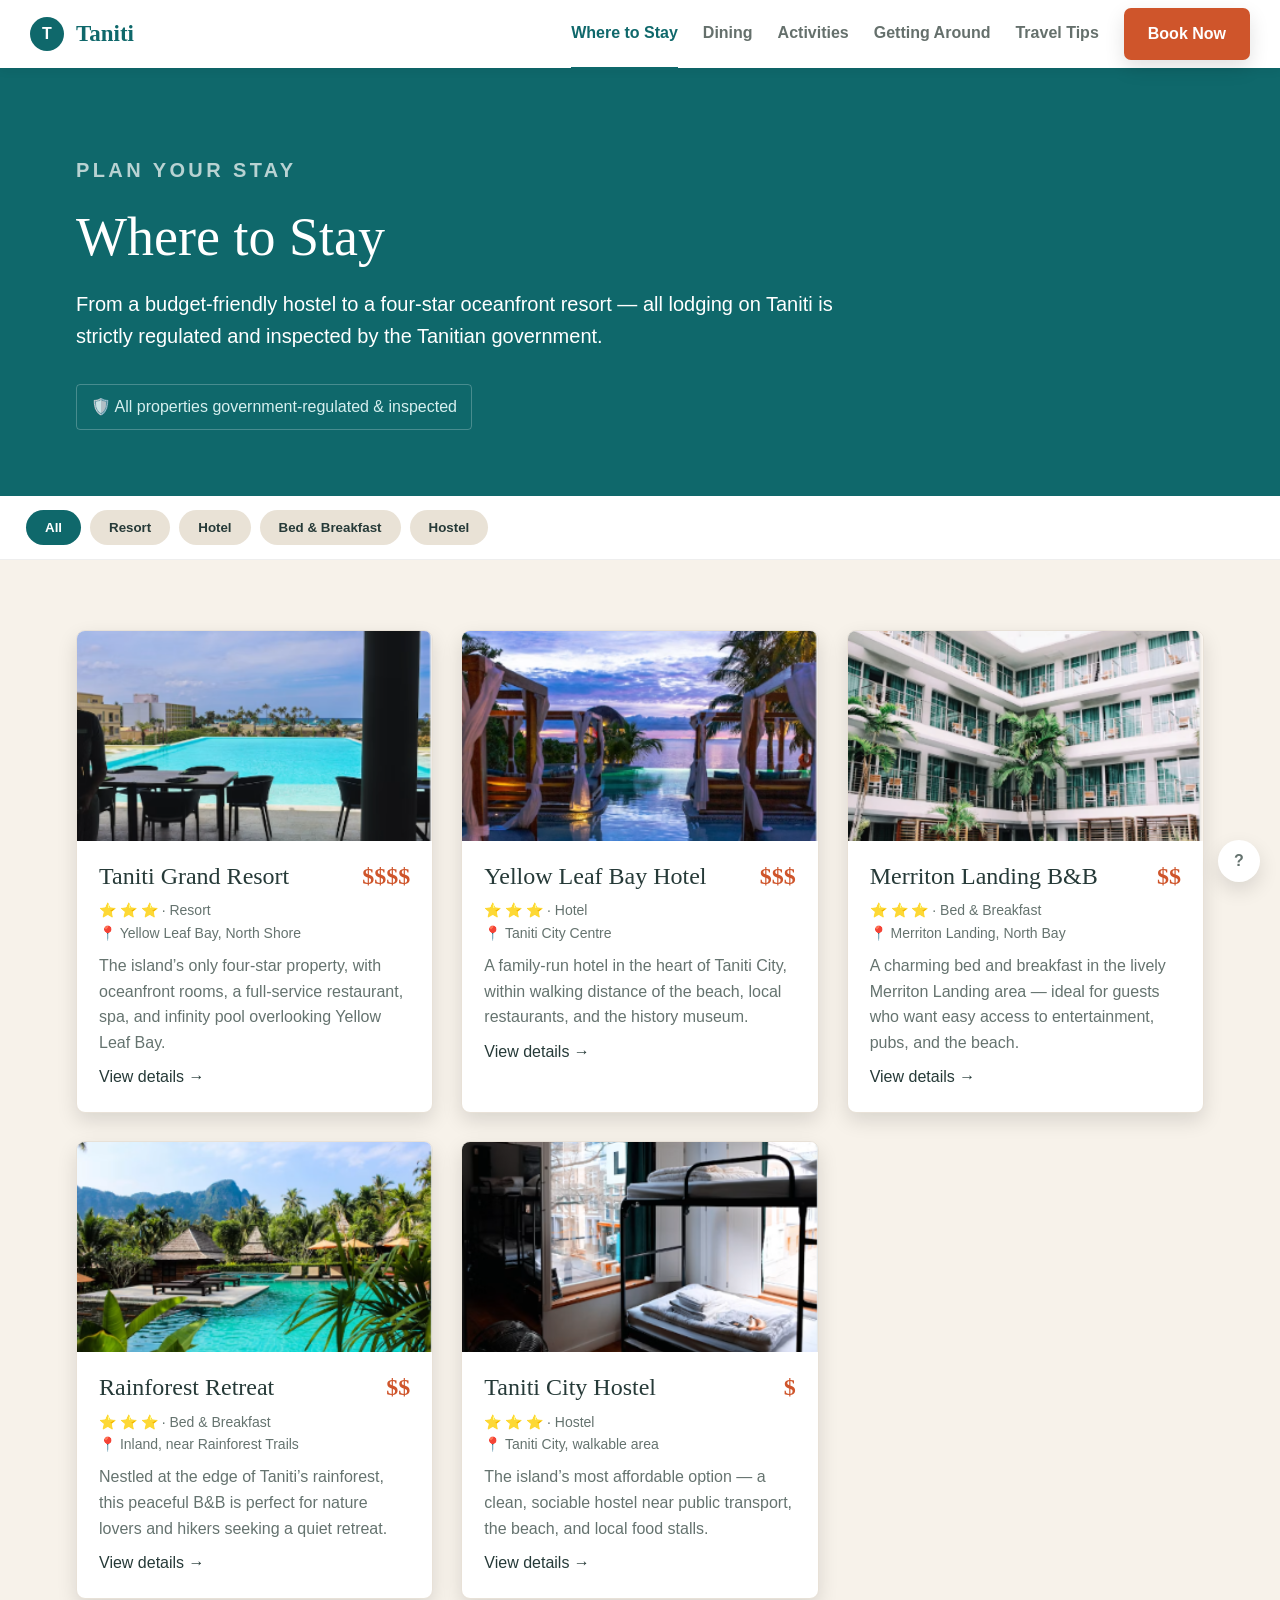
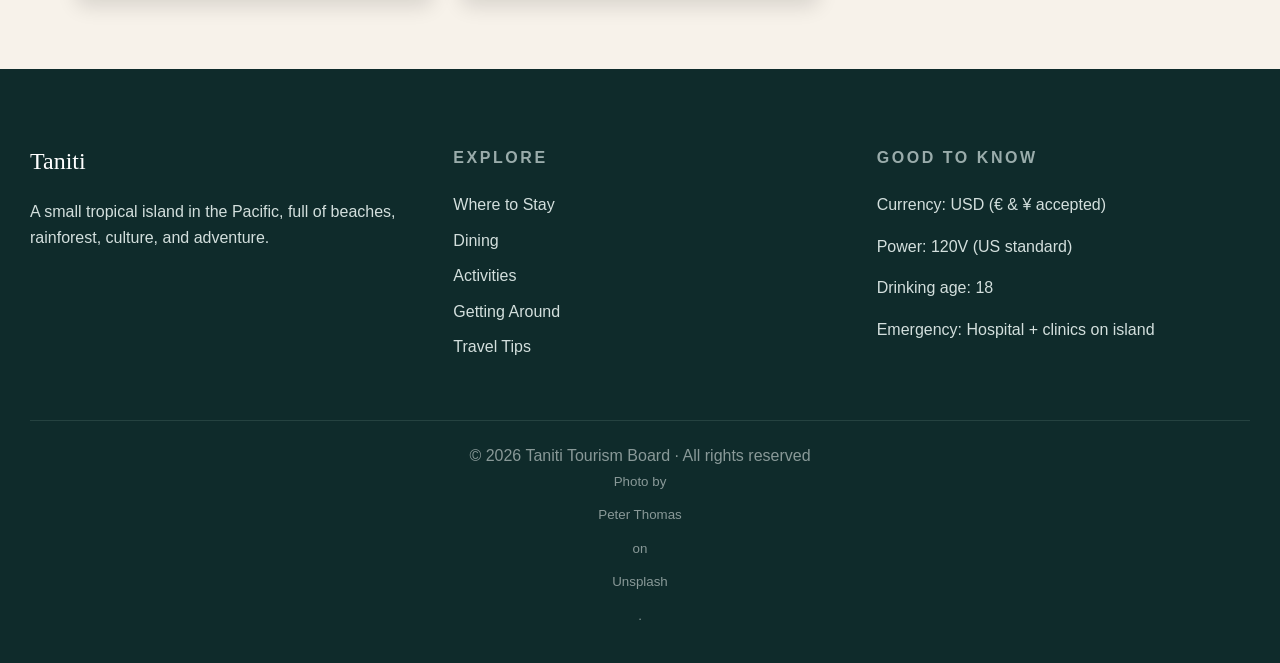
<file: stay.html>
<!doctype html><html lang="en"><head><meta charset="utf-8"><meta name="viewport" content="width=device-width, initial-scale=1"><title>Taniti</title><link rel="stylesheet" href="style.css"></head><body><header class="site-header"><a class="brand" href="index.html"><span class="brand-mark">T</span><span>Taniti</span></a><button class="menu-toggle" aria-label="Open menu">☰</button><nav class="site-nav"><a class="active" href="stay.html">Where to Stay</a><a class="" href="dining.html">Dining</a><a class="" href="activities.html">Activities</a><a class="" href="transport.html">Getting Around</a><a class="" href="tips.html?v=20260621">Travel Tips</a><a class="book-link " href="book.html">Book Now</a></nav></header><main><section class="page-hero"><div class="container"><p class="eyebrow">Plan your stay</p><h1>Where to Stay</h1><p>From a budget-friendly hostel to a four-star oceanfront resort — all lodging on Taniti is strictly regulated and inspected by the Tanitian government.</p><div class="notice">🛡️ All properties government-regulated & inspected</div></div></section><div class="filters"><button class="chip active" data-filter="all">All</button><button class="chip" data-filter="resort">Resort</button><button class="chip" data-filter="hotel">Hotel</button><button class="chip" data-filter="bb">Bed & Breakfast</button><button class="chip" data-filter="hostel">Hostel</button></div><section class="section"><div class="container"><div class="card-grid"><article class="card" data-category="resort"><img src="assets/stay-resort.png"><div class="card-body"><h3>Taniti Grand Resort<span class="price">$$$$</span></h3><p class="meta">⭐ ⭐ ⭐ · Resort<br>📍 Yellow Leaf Bay, North Shore</p><p>The island’s only four-star property, with oceanfront rooms, a full-service restaurant, spa, and infinity pool overlooking Yellow Leaf Bay.</p><a href="#" data-modal>View details →</a></div></article><article class="card" data-category="hotel"><img src="assets/stay-hotel.png"><div class="card-body"><h3>Yellow Leaf Bay Hotel<span class="price">$$$</span></h3><p class="meta">⭐ ⭐ ⭐ · Hotel<br>📍 Taniti City Centre</p><p>A family-run hotel in the heart of Taniti City, within walking distance of the beach, local restaurants, and the history museum.</p><a href="#" data-modal>View details →</a></div></article><article class="card" data-category="bb"><img src="assets/stay-bb.png"><div class="card-body"><h3>Merriton Landing B&B<span class="price">$$</span></h3><p class="meta">⭐ ⭐ ⭐ · Bed & Breakfast<br>📍 Merriton Landing, North Bay</p><p>A charming bed and breakfast in the lively Merriton Landing area — ideal for guests who want easy access to entertainment, pubs, and the beach.</p><a href="#" data-modal>View details →</a></div></article><article class="card" data-category="bb"><img src="assets/stay-retreat.png"><div class="card-body"><h3>Rainforest Retreat<span class="price">$$</span></h3><p class="meta">⭐ ⭐ ⭐ · Bed & Breakfast<br>📍 Inland, near Rainforest Trails</p><p>Nestled at the edge of Taniti’s rainforest, this peaceful B&B is perfect for nature lovers and hikers seeking a quiet retreat.</p><a href="#" data-modal>View details →</a></div></article><article class="card" data-category="hostel"><img src="assets/stay-hostel.png"><div class="card-body"><h3>Taniti City Hostel<span class="price">$</span></h3><p class="meta">⭐ ⭐ ⭐ · Hostel<br>📍 Taniti City, walkable area</p><p>The island’s most affordable option — a clean, sociable hostel near public transport, the beach, and local food stalls.</p><a href="#" data-modal>View details →</a></div></article></div></div></section></main><footer class="site-footer"><div><h3>Taniti</h3><p>A small tropical island in the Pacific, full of beaches, rainforest, culture, and adventure.</p></div><div><h4>Explore</h4><a href="stay.html">Where to Stay</a><a href="dining.html">Dining</a><a href="activities.html">Activities</a><a href="transport.html">Getting Around</a><a href="tips.html?v=20260621">Travel Tips</a></div><div><h4>Good to Know</h4><p>Currency: USD (€ & ¥ accepted)</p><p>Power: 120V (US standard)</p><p>Drinking age: 18</p><p>Emergency: Hospital + clinics on island</p></div><div class="copyright">© 2026 Taniti Tourism Board · All rights reserved<br><small>Photo by <a href="https://unsplash.com/@lifeof_peter_?utm_source=unsplash&utm_medium=referral&utm_content=creditCopyText">Peter Thomas</a> on <a href="https://unsplash.com/photos/a-mountain-with-a-body-of-water-in-front-of-it-IG9kwm_tThI?utm_source=unsplash&utm_medium=referral&utm_content=creditCopyText">Unsplash</a>.</small></div></footer><div class="help">?</div><div class="modal"><div class="modal-box"><button class="modal-close">×</button><h2>Provider booking</h2><p>This button represents an external provider booking link in the interactive prototype.</p><button class="btn primary modal-close">Close</button></div></div><script src="script.js?v=20260621"></script></body></html>
</file>
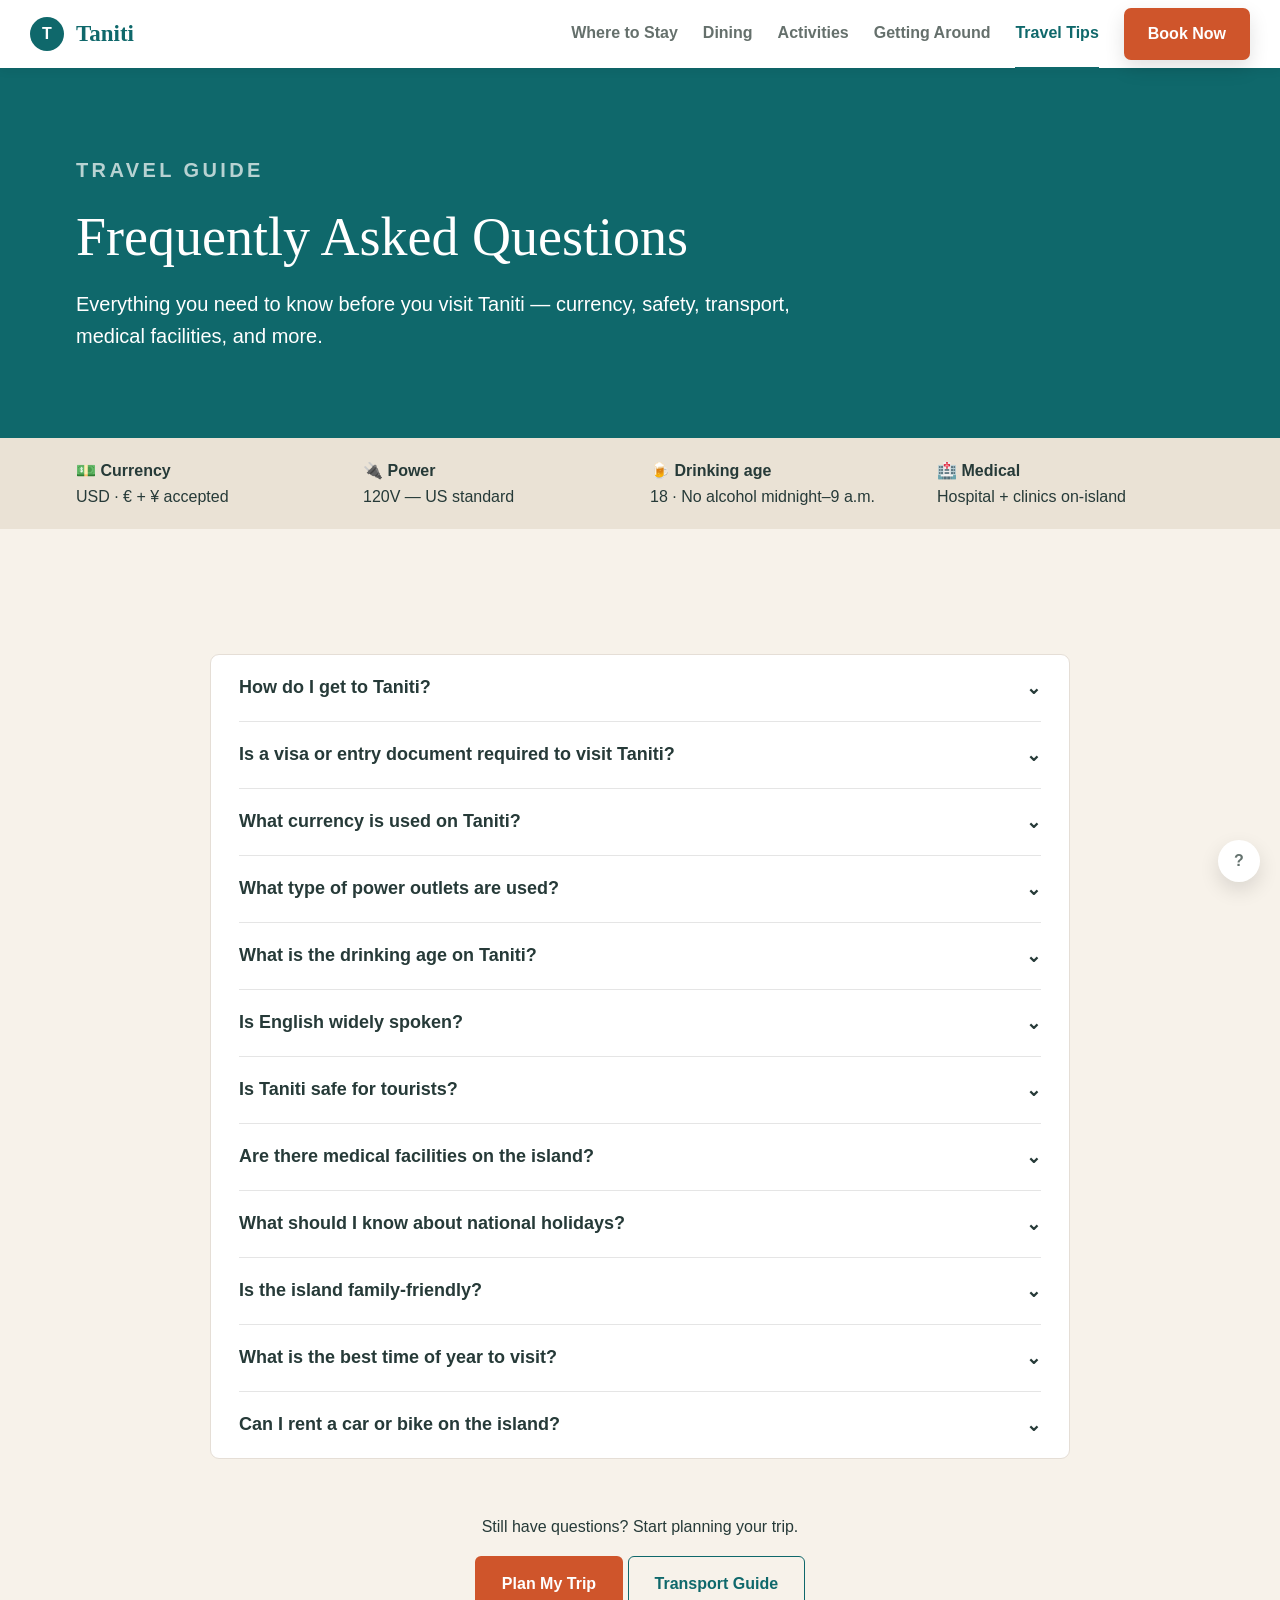
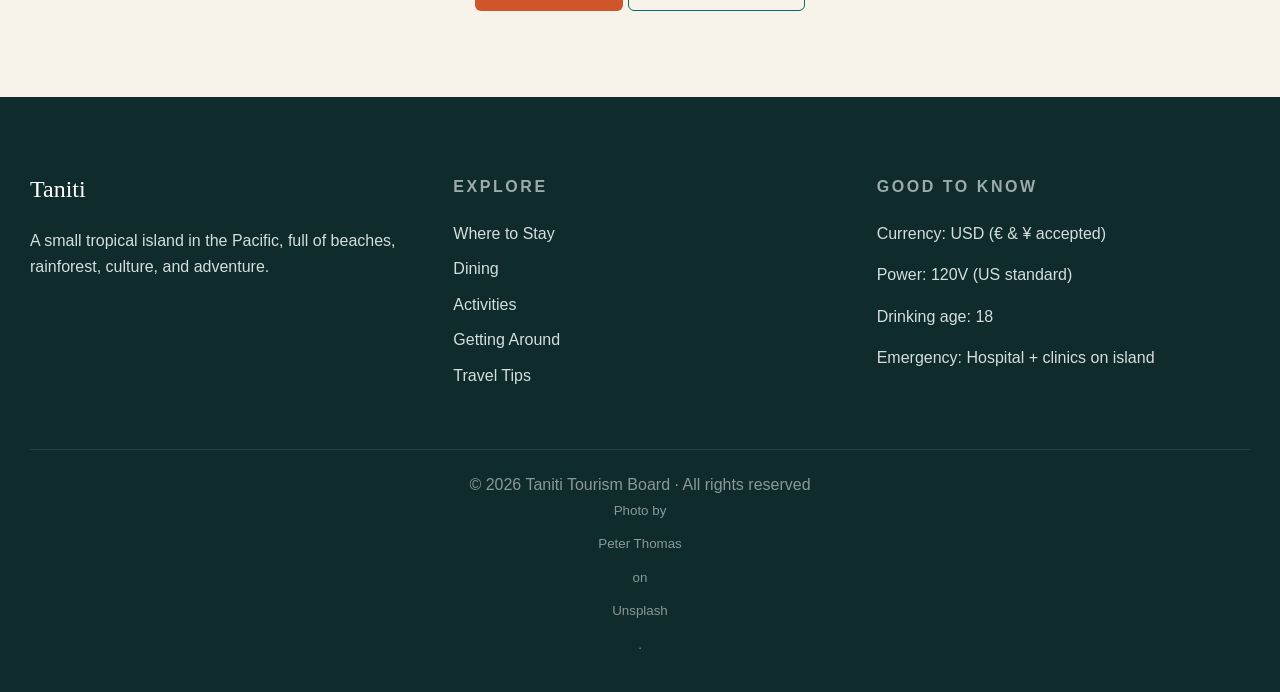
<file: tips.html>
<!doctype html><html lang="en"><head><meta charset="utf-8"><meta name="viewport" content="width=device-width, initial-scale=1"><title>Taniti</title><link rel="stylesheet" href="style.css"></head><body><header class="site-header"><a class="brand" href="index.html"><span class="brand-mark">T</span><span>Taniti</span></a><button class="menu-toggle" aria-label="Open menu">☰</button><nav class="site-nav"><a class="" href="stay.html">Where to Stay</a><a class="" href="dining.html">Dining</a><a class="" href="activities.html">Activities</a><a class="" href="transport.html">Getting Around</a><a class="active" href="tips.html?v=20260621">Travel Tips</a><a class="book-link " href="book.html">Book Now</a></nav></header><main><section class="page-hero"><div class="container"><p class="eyebrow">Travel Guide</p><h1>Frequently Asked Questions</h1><p>Everything you need to know before you visit Taniti — currency, safety, transport, medical facilities, and more.</p></div></section><section class="faq-summary"><div class="container summary-grid"><div>💵 <b>Currency</b><br>USD · € + ¥ accepted</div><div>🔌 <b>Power</b><br>120V — US standard</div><div>🍺 <b>Drinking age</b><br>18 · No alcohol midnight–9 a.m.</div><div>🏥 <b>Medical</b><br>Hospital + clinics on-island</div></div></section><section class="section"><div class="container"><div class="faq-list"><div class="faq-item"><button class="faq-question">How do I get to Taniti?<span>⌄</span></button><div class="faq-answer">Almost all visitors arrive by air. Taniti’s small airport accommodates small jets and propeller planes. There is also a cruise ship that docks in Yellow Leaf Bay once per week for an overnight stay. The airport is being expanded for larger jets within the next few years.</div></div><div class="faq-item"><button class="faq-question">Is a visa or entry document required to visit Taniti?<span>⌄</span></button><div class="faq-answer">Entry requirements vary by nationality. We recommend checking with your national travel authority or the Tanitian Tourism Board before booking. Most visitors do not require a visa for short tourist stays.</div></div><div class="faq-item "><button class="faq-question">What currency is used on Taniti?<span>⌄</span></button><div class="faq-answer">Taniti uses the US Dollar (USD) as its official currency. Many businesses also accept euros and Japanese yen. Several banks facilitate currency exchange, and major credit cards are accepted at most restaurants, hotels, and shops.</div></div><div class="faq-item "><button class="faq-question">What type of power outlets are used?<span>⌄</span></button><div class="faq-answer">Taniti uses 120-volt power outlets — the same standard used in the United States. If you are travelling from the US, you will not need a voltage adaptor.</div></div><div class="faq-item "><button class="faq-question">What is the drinking age on Taniti?<span>⌄</span></button><div class="faq-answer">The legal drinking age on Taniti is 18. Alcohol cannot be served or sold between midnight and 9:00 a.m.</div></div><div class="faq-item "><button class="faq-question">Is English widely spoken?<span>⌄</span></button><div class="faq-answer">Many younger Tanitians speak fluent English, and English is commonly understood in tourist areas, hotels, restaurants, and shops. In rural areas and among older residents, very little English is spoken.</div></div><div class="faq-item "><button class="faq-question">Is Taniti safe for tourists?<span>⌄</span></button><div class="faq-answer">Violent crime is very rare on Taniti. However, as tourism has grown, there have been increasing reports of pickpocketing and other petty crimes in tourist areas.</div></div><div class="faq-item "><button class="faq-question">Are there medical facilities on the island?<span>⌄</span></button><div class="faq-answer">Yes. Taniti has one hospital and several clinics. The hospital has many multilingual employees.</div></div><div class="faq-item "><button class="faq-question">What should I know about national holidays?<span>⌄</span></button><div class="faq-answer">Taniti celebrates many national holidays. Many tourist attractions, restaurants, and shops may close on these days, so visitors should plan accordingly.</div></div><div class="faq-item "><button class="faq-question">Is the island family-friendly?<span>⌄</span></button><div class="faq-answer">Absolutely. Taniti welcomes families and has activities for all ages, including beaches, rainforest hikes, a history museum, arcade, bowling, boat tours, and more.</div></div><div class="faq-item "><button class="faq-question">What is the best time of year to visit?<span>⌄</span></button><div class="faq-answer">Taniti enjoys a tropical climate year-round with warm temperatures and sunshine. The dry season is considered the best time to visit.</div></div><div class="faq-item "><button class="faq-question">Can I rent a car or bike on the island?<span>⌄</span></button><div class="faq-answer">Yes. Rental cars are available near the airport. Bikes and helmets can be rented from several vendors. Helmets are required by law.</div></div></div><p class="center">Still have questions? Start planning your trip.</p><p class="center"><a class="btn primary" href="book.html">Plan My Trip</a> <a class="btn outline" href="transport.html">Transport Guide</a></p></div></section></main><footer class="site-footer"><div><h3>Taniti</h3><p>A small tropical island in the Pacific, full of beaches, rainforest, culture, and adventure.</p></div><div><h4>Explore</h4><a href="stay.html">Where to Stay</a><a href="dining.html">Dining</a><a href="activities.html">Activities</a><a href="transport.html">Getting Around</a><a href="tips.html?v=20260621">Travel Tips</a></div><div><h4>Good to Know</h4><p>Currency: USD (€ & ¥ accepted)</p><p>Power: 120V (US standard)</p><p>Drinking age: 18</p><p>Emergency: Hospital + clinics on island</p></div><div class="copyright">© 2026 Taniti Tourism Board · All rights reserved<br><small>Photo by <a href="https://unsplash.com/@lifeof_peter_?utm_source=unsplash&utm_medium=referral&utm_content=creditCopyText">Peter Thomas</a> on <a href="https://unsplash.com/photos/a-mountain-with-a-body-of-water-in-front-of-it-IG9kwm_tThI?utm_source=unsplash&utm_medium=referral&utm_content=creditCopyText">Unsplash</a>.</small></div></footer><div class="help">?</div><div class="modal"><div class="modal-box"><button class="modal-close">×</button><h2>Provider booking</h2><p>This button represents an external provider booking link in the interactive prototype.</p><button class="btn primary modal-close">Close</button></div></div><script src="script.js?v=20260621"></script></body></html>
</file>
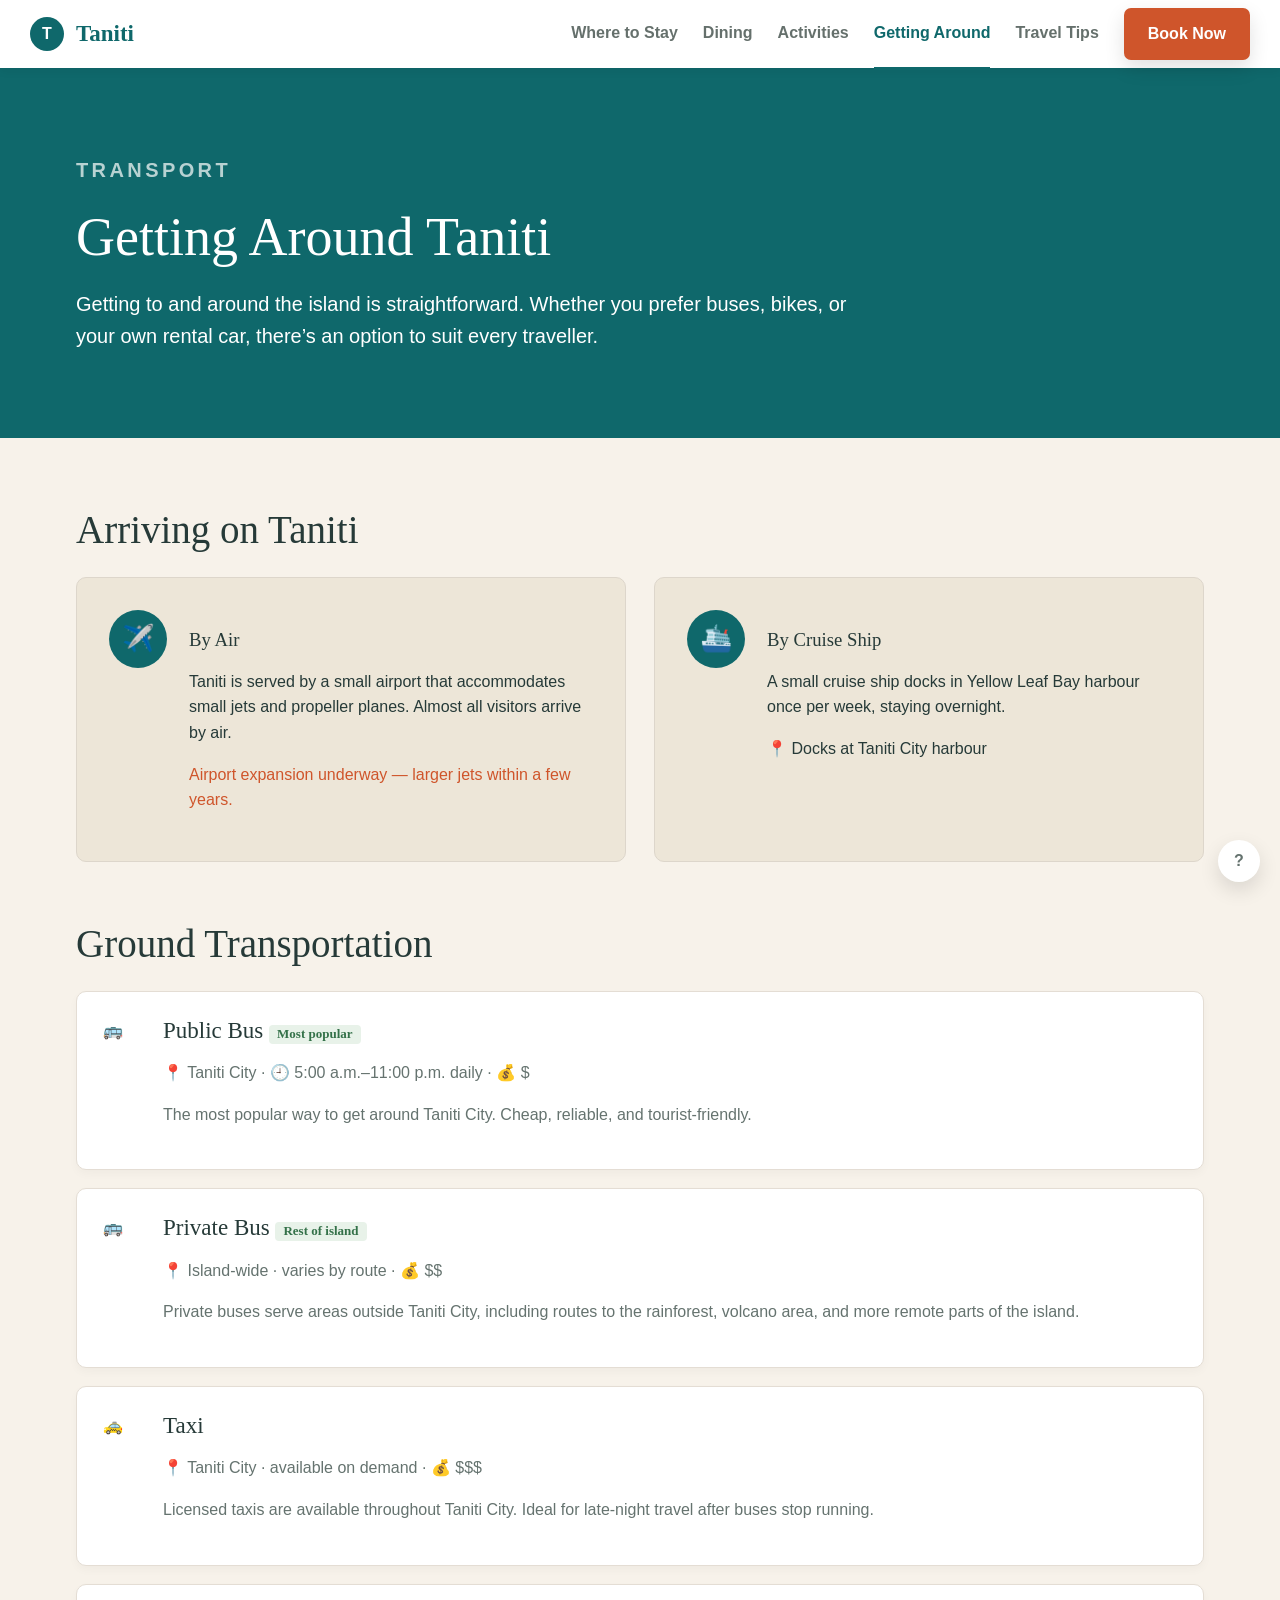
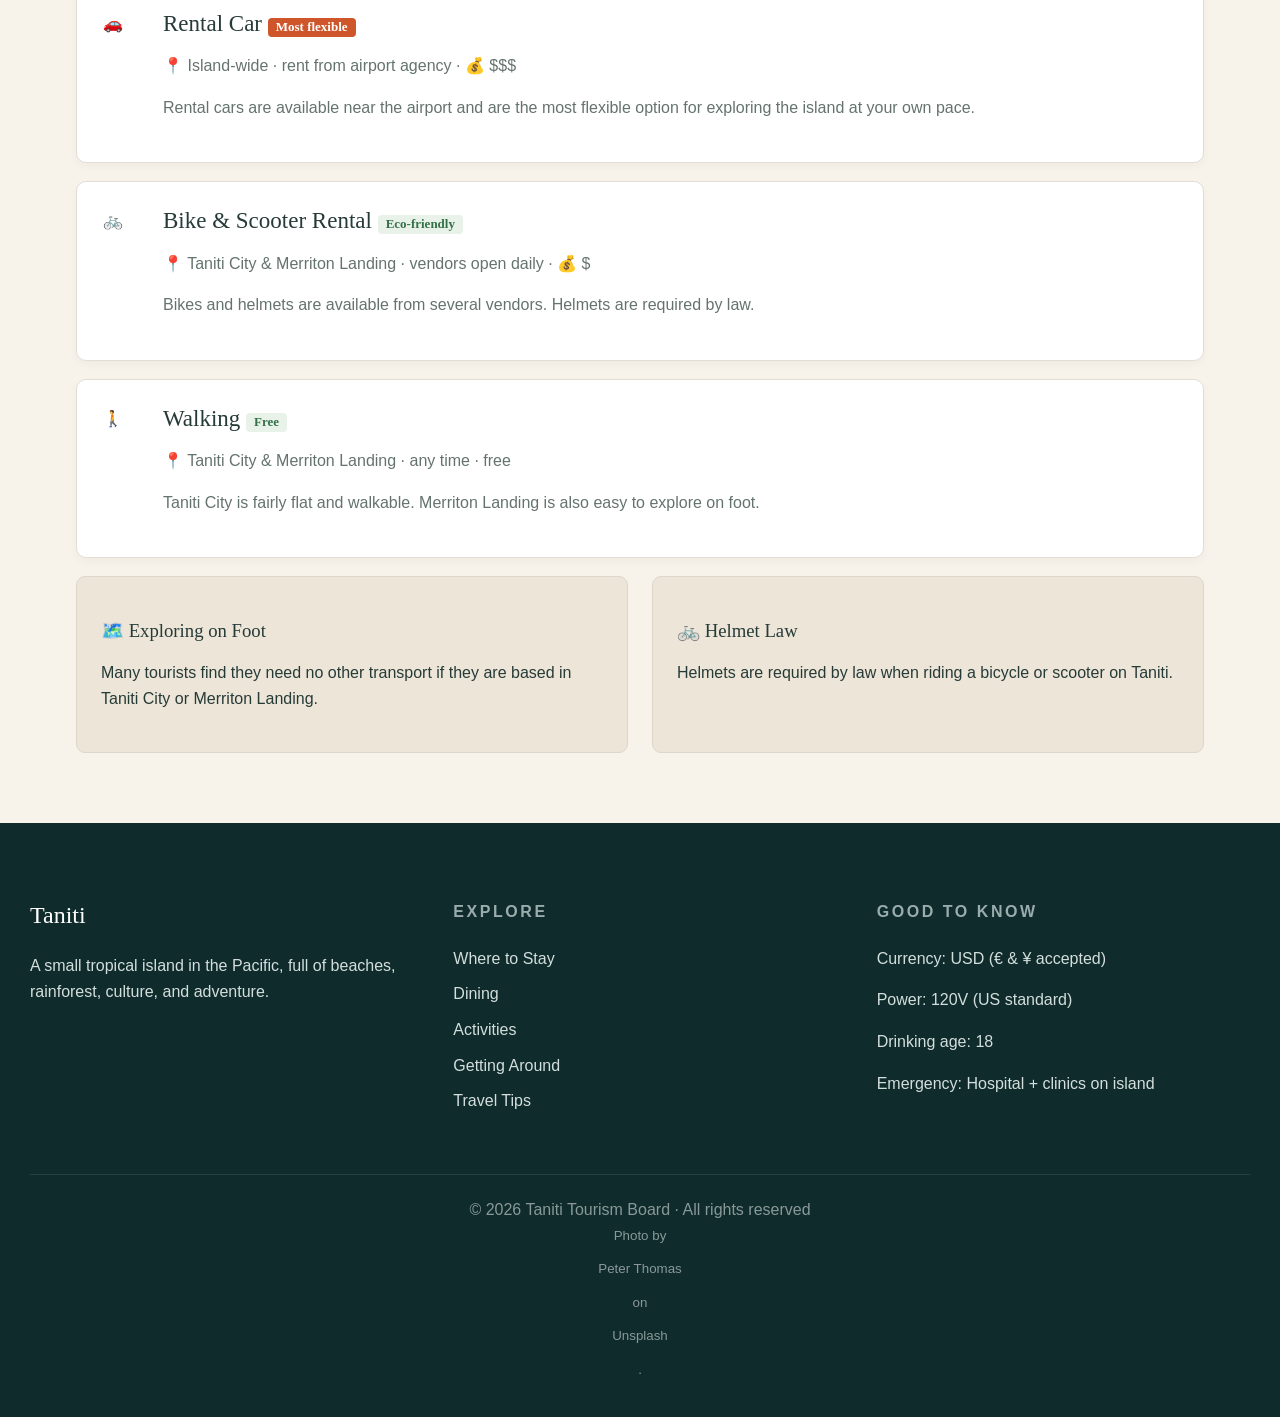
<file: transport.html>
<!doctype html><html lang="en"><head><meta charset="utf-8"><meta name="viewport" content="width=device-width, initial-scale=1"><title>Taniti</title><link rel="stylesheet" href="style.css"></head><body><header class="site-header"><a class="brand" href="index.html"><span class="brand-mark">T</span><span>Taniti</span></a><button class="menu-toggle" aria-label="Open menu">☰</button><nav class="site-nav"><a class="" href="stay.html">Where to Stay</a><a class="" href="dining.html">Dining</a><a class="" href="activities.html">Activities</a><a class="active" href="transport.html">Getting Around</a><a class="" href="tips.html?v=20260621">Travel Tips</a><a class="book-link " href="book.html">Book Now</a></nav></header><main><section class="page-hero"><div class="container"><p class="eyebrow">Transport</p><h1>Getting Around Taniti</h1><p>Getting to and around the island is straightforward. Whether you prefer buses, bikes, or your own rental car, there’s an option to suit every traveller.</p></div></section><section class="section"><div class="container"><h2 class="section-title">Arriving on Taniti</h2><div class="plan-grid"><article class="plan-card"><div class="icon-circle">✈️</div><div><h3>By Air</h3><p>Taniti is served by a small airport that accommodates small jets and propeller planes. Almost all visitors arrive by air.</p><p class="accent">Airport expansion underway — larger jets within a few years.</p></div></article><article class="plan-card"><div class="icon-circle">🛳️</div><div><h3>By Cruise Ship</h3><p>A small cruise ship docks in Yellow Leaf Bay harbour once per week, staying overnight.</p><p>📍 Docks at Taniti City harbour</p></div></article></div><h2 class="section-title" style="margin-top:60px">Ground Transportation</h2><div class="transport-card"><div>🚌</div><div><h3>Public Bus <span class="badge">Most popular</span></h3><p>📍 Taniti City · 🕘 5:00 a.m.–11:00 p.m. daily · 💰 $</p><p>The most popular way to get around Taniti City. Cheap, reliable, and tourist-friendly.</p></div></div><div class="transport-card"><div>🚌</div><div><h3>Private Bus <span class="badge">Rest of island</span></h3><p>📍 Island-wide · varies by route · 💰 $$</p><p>Private buses serve areas outside Taniti City, including routes to the rainforest, volcano area, and more remote parts of the island.</p></div></div><div class="transport-card"><div>🚕</div><div><h3>Taxi</h3><p>📍 Taniti City · available on demand · 💰 $$$</p><p>Licensed taxis are available throughout Taniti City. Ideal for late-night travel after buses stop running.</p></div></div><div class="transport-card"><div>🚗</div><div><h3>Rental Car <span class="badge" style="background:#cf552b;color:white">Most flexible</span></h3><p>📍 Island-wide · rent from airport agency · 💰 $$$</p><p>Rental cars are available near the airport and are the most flexible option for exploring the island at your own pace.</p></div></div><div class="transport-card"><div>🚲</div><div><h3>Bike & Scooter Rental <span class="badge">Eco-friendly</span></h3><p>📍 Taniti City & Merriton Landing · vendors open daily · 💰 $</p><p>Bikes and helmets are available from several vendors. Helmets are required by law.</p></div></div><div class="transport-card"><div>🚶</div><div><h3>Walking <span class="badge">Free</span></h3><p>📍 Taniti City & Merriton Landing · any time · free</p><p>Taniti City is fairly flat and walkable. Merriton Landing is also easy to explore on foot.</p></div></div><div class="mini-card-grid"><div class="mini-card"><h3>🗺️ Exploring on Foot</h3><p>Many tourists find they need no other transport if they are based in Taniti City or Merriton Landing.</p></div><div class="mini-card"><h3>🚲 Helmet Law</h3><p>Helmets are required by law when riding a bicycle or scooter on Taniti.</p></div></div></div></section></main><footer class="site-footer"><div><h3>Taniti</h3><p>A small tropical island in the Pacific, full of beaches, rainforest, culture, and adventure.</p></div><div><h4>Explore</h4><a href="stay.html">Where to Stay</a><a href="dining.html">Dining</a><a href="activities.html">Activities</a><a href="transport.html">Getting Around</a><a href="tips.html?v=20260621">Travel Tips</a></div><div><h4>Good to Know</h4><p>Currency: USD (€ & ¥ accepted)</p><p>Power: 120V (US standard)</p><p>Drinking age: 18</p><p>Emergency: Hospital + clinics on island</p></div><div class="copyright">© 2026 Taniti Tourism Board · All rights reserved<br><small>Photo by <a href="https://unsplash.com/@lifeof_peter_?utm_source=unsplash&utm_medium=referral&utm_content=creditCopyText">Peter Thomas</a> on <a href="https://unsplash.com/photos/a-mountain-with-a-body-of-water-in-front-of-it-IG9kwm_tThI?utm_source=unsplash&utm_medium=referral&utm_content=creditCopyText">Unsplash</a>.</small></div></footer><div class="help">?</div><div class="modal"><div class="modal-box"><button class="modal-close">×</button><h2>Provider booking</h2><p>This button represents an external provider booking link in the interactive prototype.</p><button class="btn primary modal-close">Close</button></div></div><script src="script.js?v=20260621"></script></body></html>
</file>
<file: style.css>
:root{--teal:#0f686b;--dark:#0f2b2b;--cream:#f7f2ea;--sand:#ebe4d8;--text:#263a38;--muted:#65736f;--orange:#cf552b;--line:#ddd6cb;--shadow:0 8px 20px rgba(0,0,0,.12)}*{box-sizing:border-box}html{scroll-behavior:smooth}body{margin:0;font-family:Segoe UI,Arial,sans-serif;background:var(--cream);color:var(--text);line-height:1.6}a{text-decoration:none;color:inherit}img{max-width:100%;display:block}.container{max-width:1180px;margin:auto;padding:0 26px}.site-header{height:68px;position:sticky;top:0;z-index:20;display:flex;align-items:center;justify-content:space-between;padding:0 30px;background:white;box-shadow:0 2px 10px #0001}.brand{display:flex;align-items:center;gap:12px;color:var(--teal);font-family:Georgia,serif;font-size:23px;font-weight:700}.brand-mark{display:grid;place-items:center;width:34px;height:34px;border-radius:50%;background:var(--teal);color:white;font:700 16px Arial}.site-nav{display:flex;gap:25px;align-items:center;font-weight:700;color:#65706c}.site-nav a{padding:22px 0;border-bottom:3px solid transparent}.site-nav a.active,.site-nav a:hover{color:var(--teal);border-bottom-color:var(--teal)}.book-link{background:var(--orange);color:white!important;border:0!important;border-radius:7px;padding:13px 24px!important;box-shadow:var(--shadow)}.menu-toggle{display:none;background:none;border:0;font-size:28px;color:var(--teal)}h1,h2,h3{font-family:Georgia,serif;font-weight:500;line-height:1.15}.eyebrow{text-transform:uppercase;letter-spacing:.17em;font-weight:800;font-size:14px;color:#b8d2d2}.accent{color:var(--orange)}.hero-home{min-height:640px;position:relative;background:url('assets/hero-custom.jpg') center/cover no-repeat;display:flex;align-items:center}.hero-home:before{content:"";position:absolute;inset:0;background:linear-gradient(90deg,#0009,#0003,#0001)}.hero-content{position:relative;color:white;max-width:790px;padding:80px 30px}.hero-content h1{font-size:64px;margin:15px 0}.hero-content h1 em{display:block}.hero-content p{font-size:21px;max-width:720px}.page-hero{background:var(--teal);color:white;padding:66px 0}.page-hero.center{text-align:center}.page-hero h1{font-size:54px;margin:12px 0 18px}.page-hero p{font-size:20px;max-width:780px}.btn{display:inline-flex;align-items:center;justify-content:center;gap:8px;border-radius:6px;padding:14px 26px;font-weight:800;border:1px solid transparent;cursor:pointer}.primary{background:var(--orange);color:white}.secondary{background:#ffffff26;color:white;border-color:#ffffff33}.outline{border-color:var(--teal);color:var(--teal);background:transparent}.button-row{display:flex;gap:14px;flex-wrap:wrap;margin-top:30px}.quick-links{display:grid;grid-template-columns:repeat(5,1fr);background:white}.quick-card{min-height:142px;display:flex;flex-direction:column;align-items:center;justify-content:center;text-align:center;border-right:1px solid #eee7df;gap:4px}.quick-card span{font-size:27px}.quick-card strong{color:var(--teal)}.quick-card small{color:var(--muted)}.quick-card b{text-transform:uppercase;letter-spacing:.12em;font-size:10px;color:var(--orange)}.quick-card.essential{background:#eee7dc}.split{display:grid;grid-template-columns:1fr .95fr;gap:70px;padding:80px 26px;max-width:1180px;margin:auto}.split h2,.section-title{font-size:39px;margin:0 0 24px}.split p{font-size:18px;color:var(--muted)}.image-grid{display:grid;grid-template-columns:1fr 1fr;gap:16px;align-self:center}.image-grid img{border-radius:7px;width:100%;height:160px;object-fit:cover}.image-grid .wide{grid-column:1/3;height:200px}.tags{display:flex;gap:22px;flex-wrap:wrap;margin-top:22px;color:var(--teal)}.section{padding:70px 0}.section.alt{background:var(--sand)}.center{text-align:center}.card-grid{display:grid;grid-template-columns:repeat(3,1fr);gap:28px}.card{background:white;border:1px solid #e8e1d7;border-radius:9px;overflow:hidden;box-shadow:var(--shadow)}.card img{width:100%;height:210px;object-fit:cover}.card-body{padding:22px}.card h3{font-size:24px;margin:0 0 8px}.card p{color:var(--muted);margin:9px 0}.meta{color:var(--muted);font-size:14px}.price{float:right;color:var(--orange);font-weight:800}.badge{display:inline-block;background:#e8f2e9;color:#347149;font-weight:800;border-radius:4px;padding:2px 8px;font-size:13px}.category{color:var(--orange);text-transform:uppercase;letter-spacing:.08em;font-size:13px;font-weight:800}.filters{position:sticky;top:68px;z-index:15;background:white;padding:14px 26px;border-bottom:1px solid #eee;display:flex;gap:9px;flex-wrap:wrap}.chip{border:0;border-radius:999px;padding:10px 19px;background:#e9e2d6;color:var(--text);font-weight:700;cursor:pointer}.chip.active{background:var(--teal);color:white}.notice{display:inline-flex;gap:8px;align-items:center;border:1px solid #ffffff3d;border-radius:4px;padding:9px 14px;color:#d6efef;margin-top:12px}.practical{background:var(--teal);color:white;text-align:center;padding:70px 0}.practical h2{font-size:38px}.info-grid{display:grid;grid-template-columns:repeat(4,1fr);gap:34px}.info-grid span{font-size:34px}.info-grid strong{display:block;margin:8px 0}.info-grid p{color:#d4eeee}.plan-grid{display:grid;grid-template-columns:1fr 1fr;gap:28px}.plan-card{display:flex;gap:22px;background:#ede6d8;border:1px solid var(--line);border-radius:10px;padding:32px}.plan-card.outlined{background:#fbf7ee;border:2px solid var(--orange)}.icon-circle{display:grid;place-items:center;flex:0 0 58px;width:58px;height:58px;border-radius:50%;background:var(--teal);color:white;font-size:26px}.orange-circle{background:var(--orange)}.transport-card{display:grid;grid-template-columns:60px 1fr;background:white;border:1px solid #e4ddd4;border-radius:10px;padding:26px;margin-bottom:18px;box-shadow:0 4px 10px #00000008}.transport-card h3{margin:0;font-size:23px}.transport-card p{color:var(--muted)}.mini-card-grid{display:grid;grid-template-columns:repeat(2,1fr);gap:24px}.mini-card{background:#ede6d8;border:1px solid var(--line);border-radius:9px;padding:24px}.faq-summary{background:#eae2d5;padding:20px 0}.summary-grid{display:grid;grid-template-columns:repeat(4,1fr);gap:20px}.faq-list{max-width:860px;margin:55px auto;background:white;border:1px solid #e5ded6;border-radius:9px;padding:0 28px}.faq-item{border-bottom:1px solid #e5e5e5}.faq-item:last-child{border-bottom:0}.faq-question{width:100%;display:flex;justify-content:space-between;text-align:left;background:none;border:0;padding:22px 0;font-size:18px;font-weight:800;color:var(--text);cursor:pointer}.faq-answer{display:none;color:var(--muted);padding:0 0 22px}.faq-item.open .faq-answer{display:block}.book-card{display:grid;grid-template-columns:135px 1fr 205px;align-items:center;background:white;border:1px solid #e5ded6;border-radius:10px;box-shadow:var(--shadow);overflow:hidden;margin-bottom:30px}.book-icon{height:100%;min-height:150px;background:#eae2d5;display:grid;place-items:center;font-size:44px}.book-body{padding:24px}.book-body h2{margin:5px 0;font-size:28px}.book-body ul{columns:2;color:var(--muted);padding-left:18px}.good-to-know{background:#e8e1d6;border:1px solid #d8d0c4;border-radius:10px;padding:30px}.good-grid{display:grid;grid-template-columns:repeat(3,1fr);gap:18px;color:var(--muted)}.site-footer{background:var(--dark);color:#d3dfdd;display:grid;grid-template-columns:1fr 1fr 1fr;gap:50px;padding:55px 30px 35px}.site-footer h3{color:white;font-size:24px}.site-footer h4{text-transform:uppercase;letter-spacing:.16em;color:#9aacab}.site-footer a{display:block;margin:10px 0}.copyright{grid-column:1/4;text-align:center;border-top:1px solid #254240;padding-top:22px;color:#899998}.modal{position:fixed;inset:0;background:#0008;display:none;align-items:center;justify-content:center;z-index:100;padding:20px}.modal.show{display:flex}.modal-box{background:white;border-radius:10px;max-width:480px;padding:30px;box-shadow:var(--shadow);position:relative}.modal-close{position:absolute;top:12px;right:14px;border:0;background:none;font-size:28px;cursor:pointer}.help{position:fixed;right:20px;bottom:18px;background:white;border-radius:50%;width:42px;height:42px;display:grid;place-items:center;box-shadow:var(--shadow);color:var(--muted);font-weight:800}.hidden{display:none!important}@media(max-width:850px){.menu-toggle{display:block}.site-nav{display:none;position:absolute;left:0;right:0;top:68px;background:white;flex-direction:column;align-items:flex-start;padding:16px 30px;gap:0}.site-nav.open{display:flex}.site-nav a{padding:12px 0}.hero-content h1,.page-hero h1{font-size:42px}.quick-links,.card-grid,.info-grid,.plan-grid,.summary-grid,.site-footer,.split,.book-card{grid-template-columns:1fr}.book-card{display:block}.book-icon{min-height:90px}.image-grid .wide{grid-column:auto}.image-grid{grid-template-columns:1fr}.good-grid,.mini-card-grid{grid-template-columns:1fr}.site-footer .copyright{grid-column:auto}.filters{top:68px}.card img{height:180px}}
</file>
